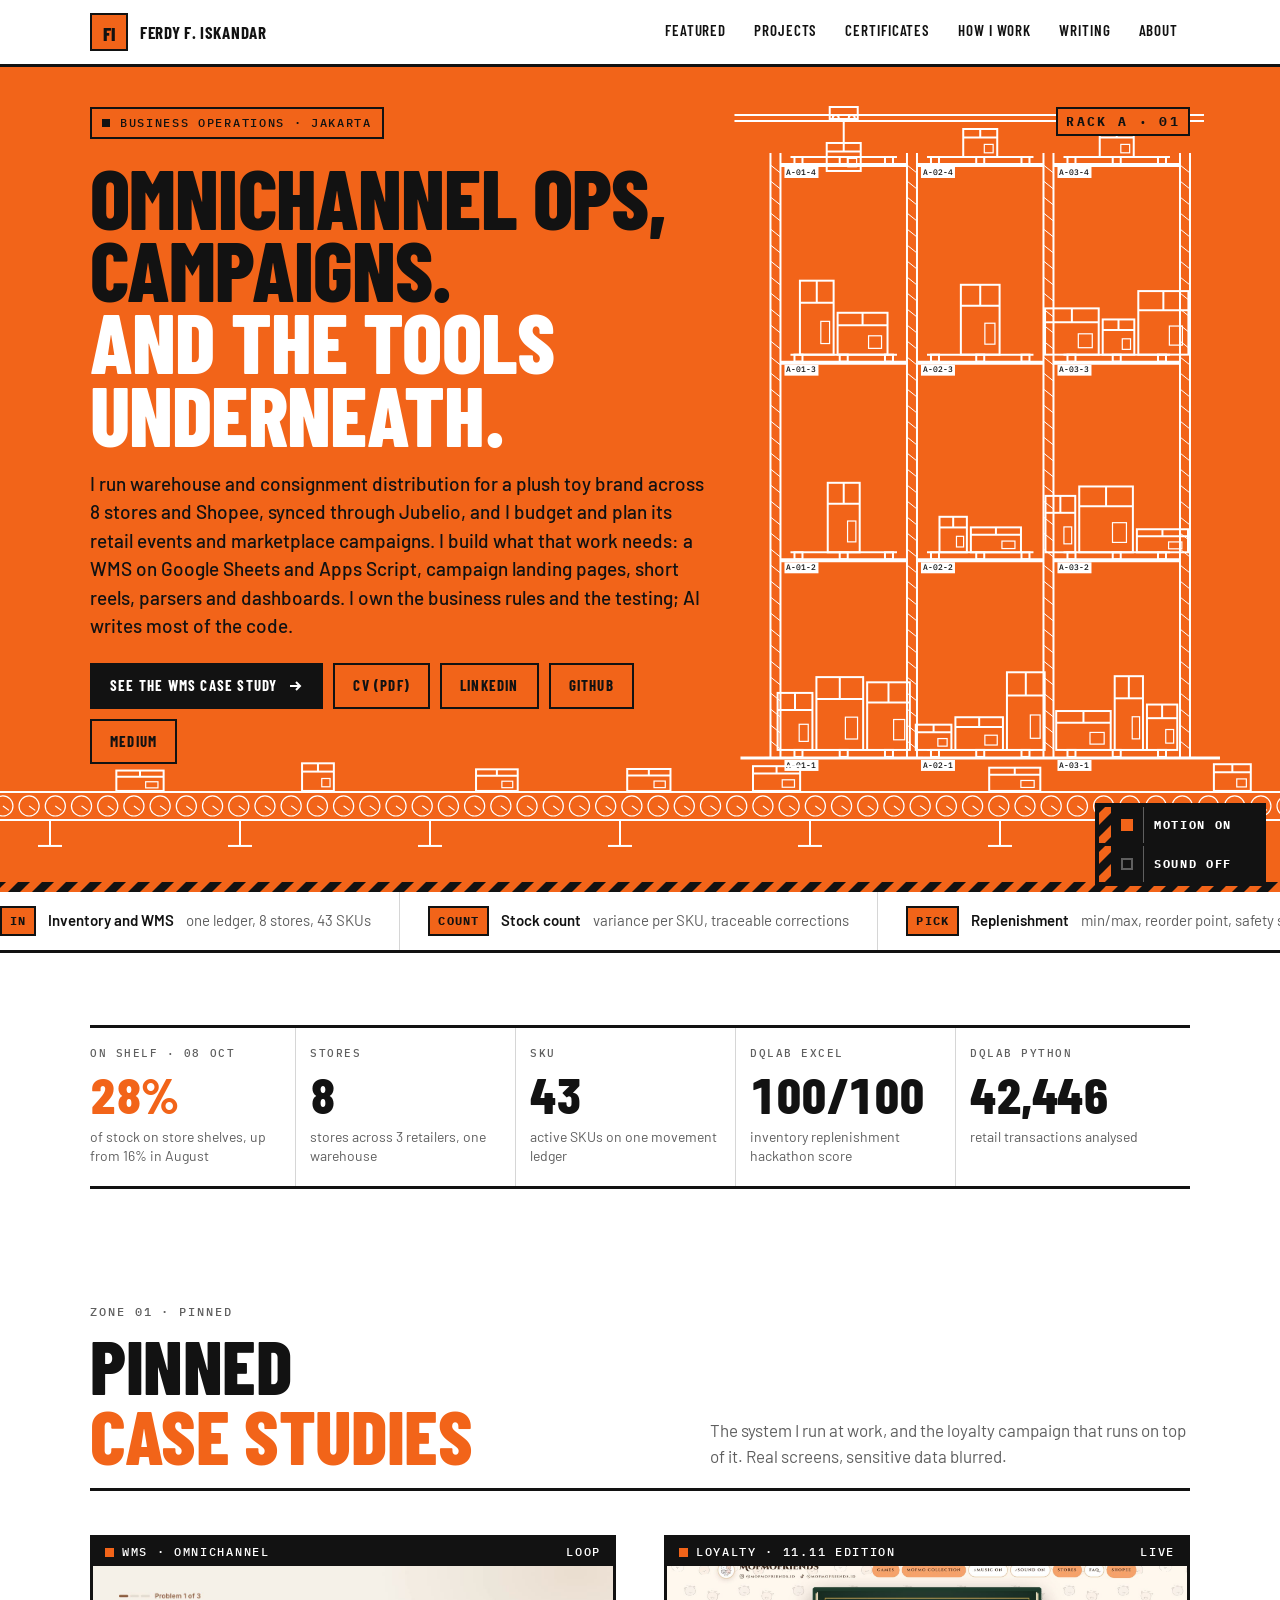
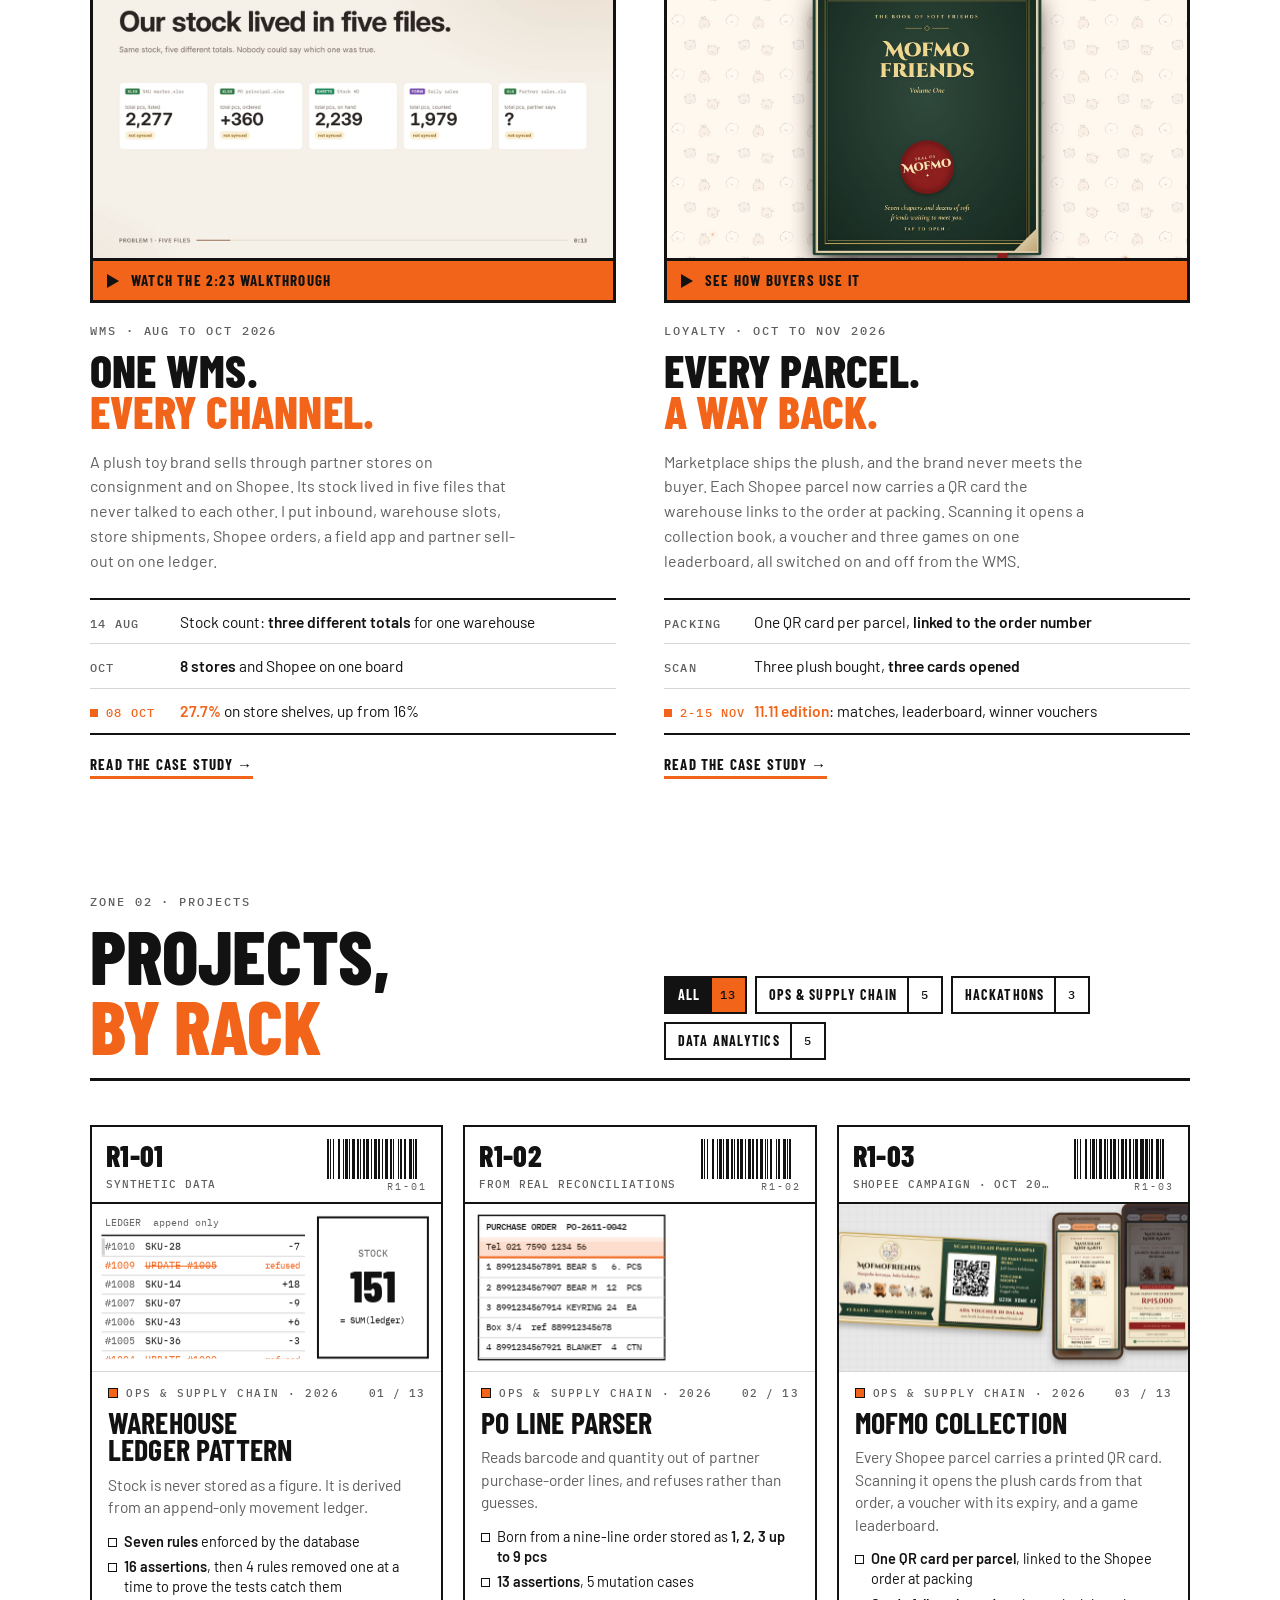
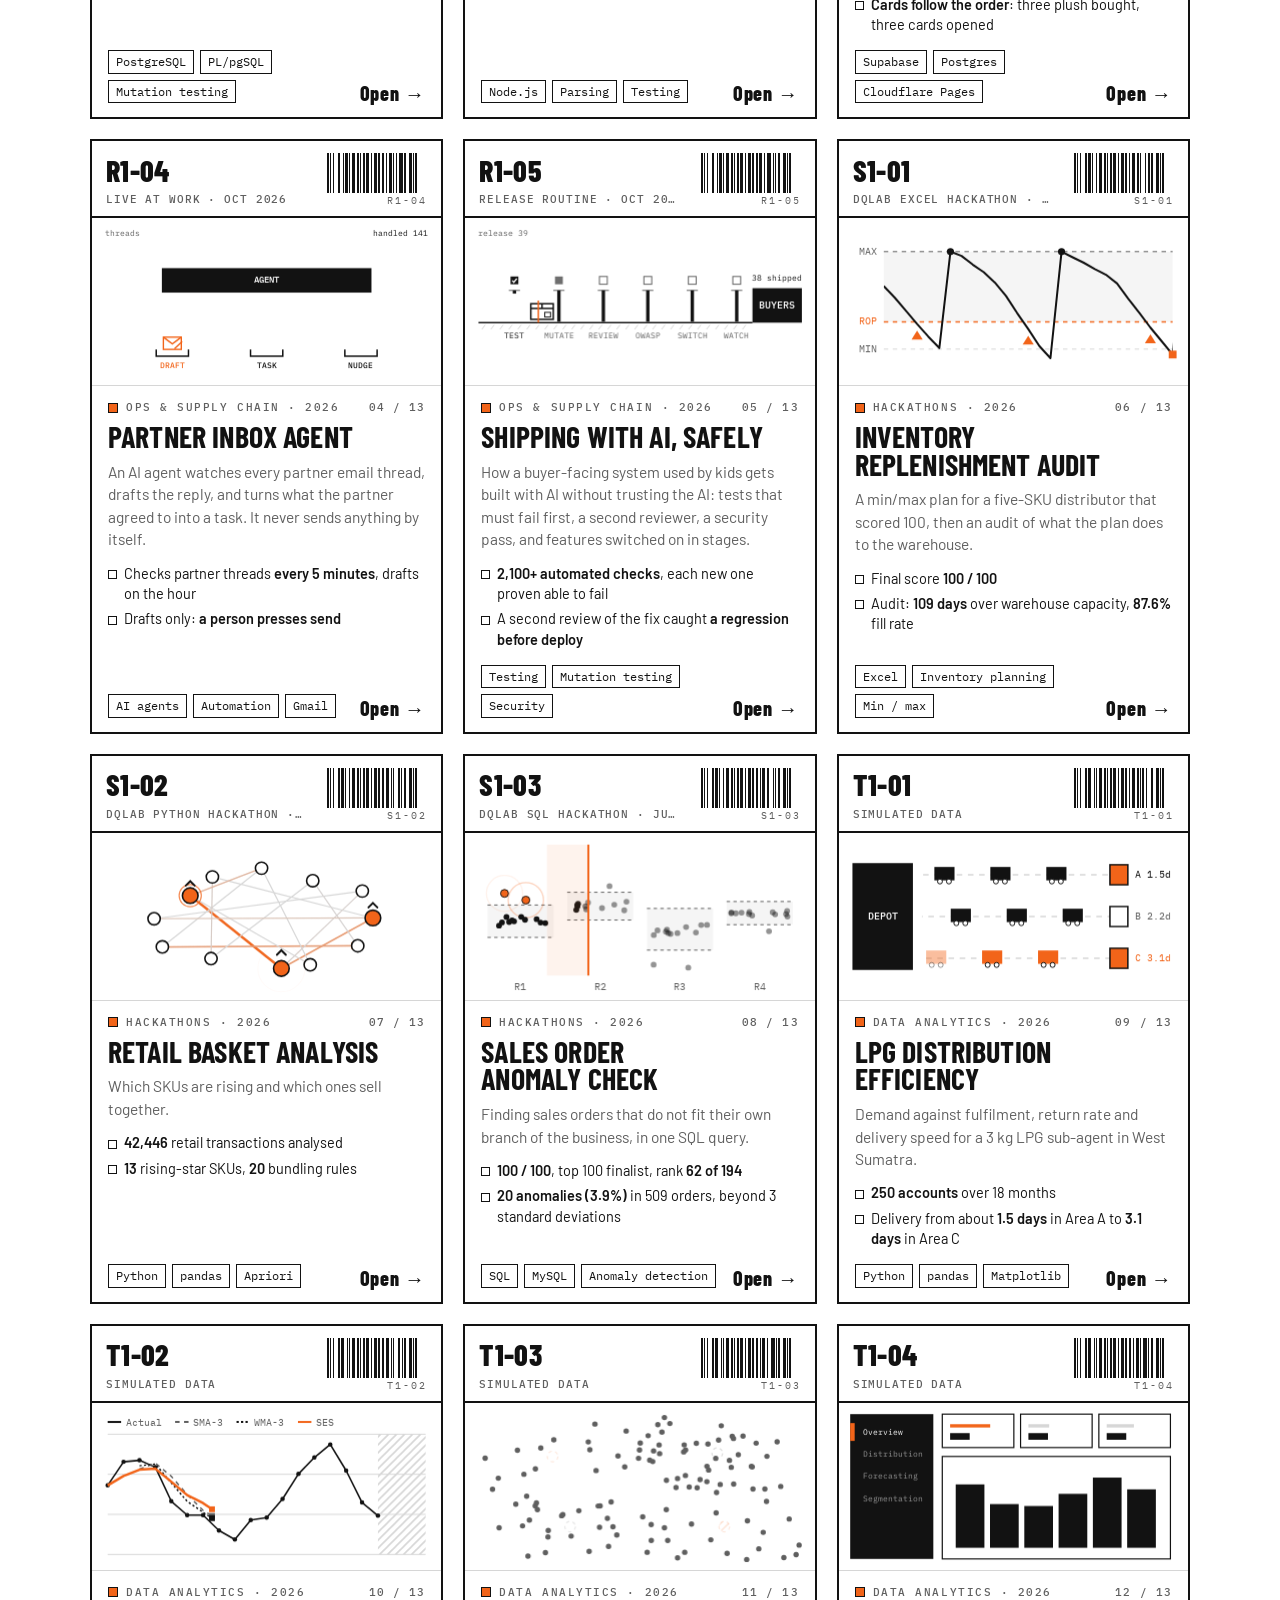
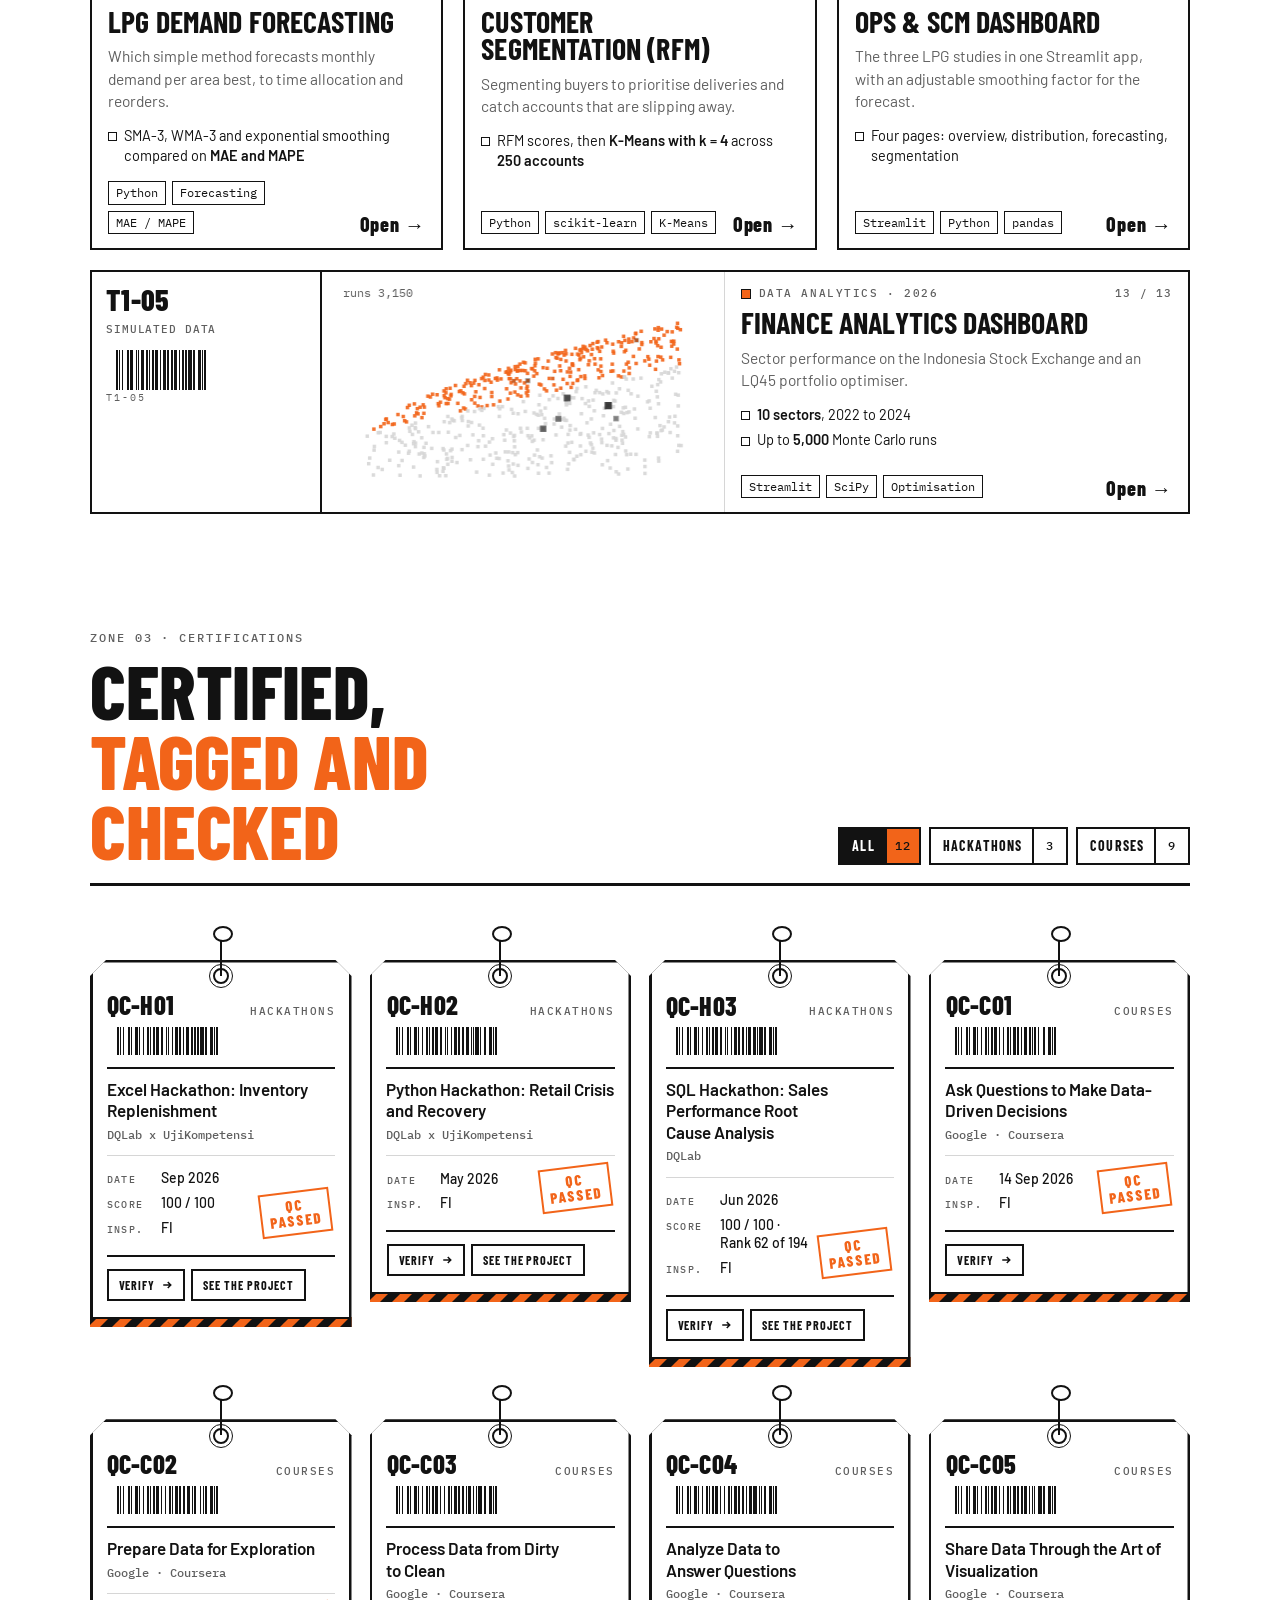
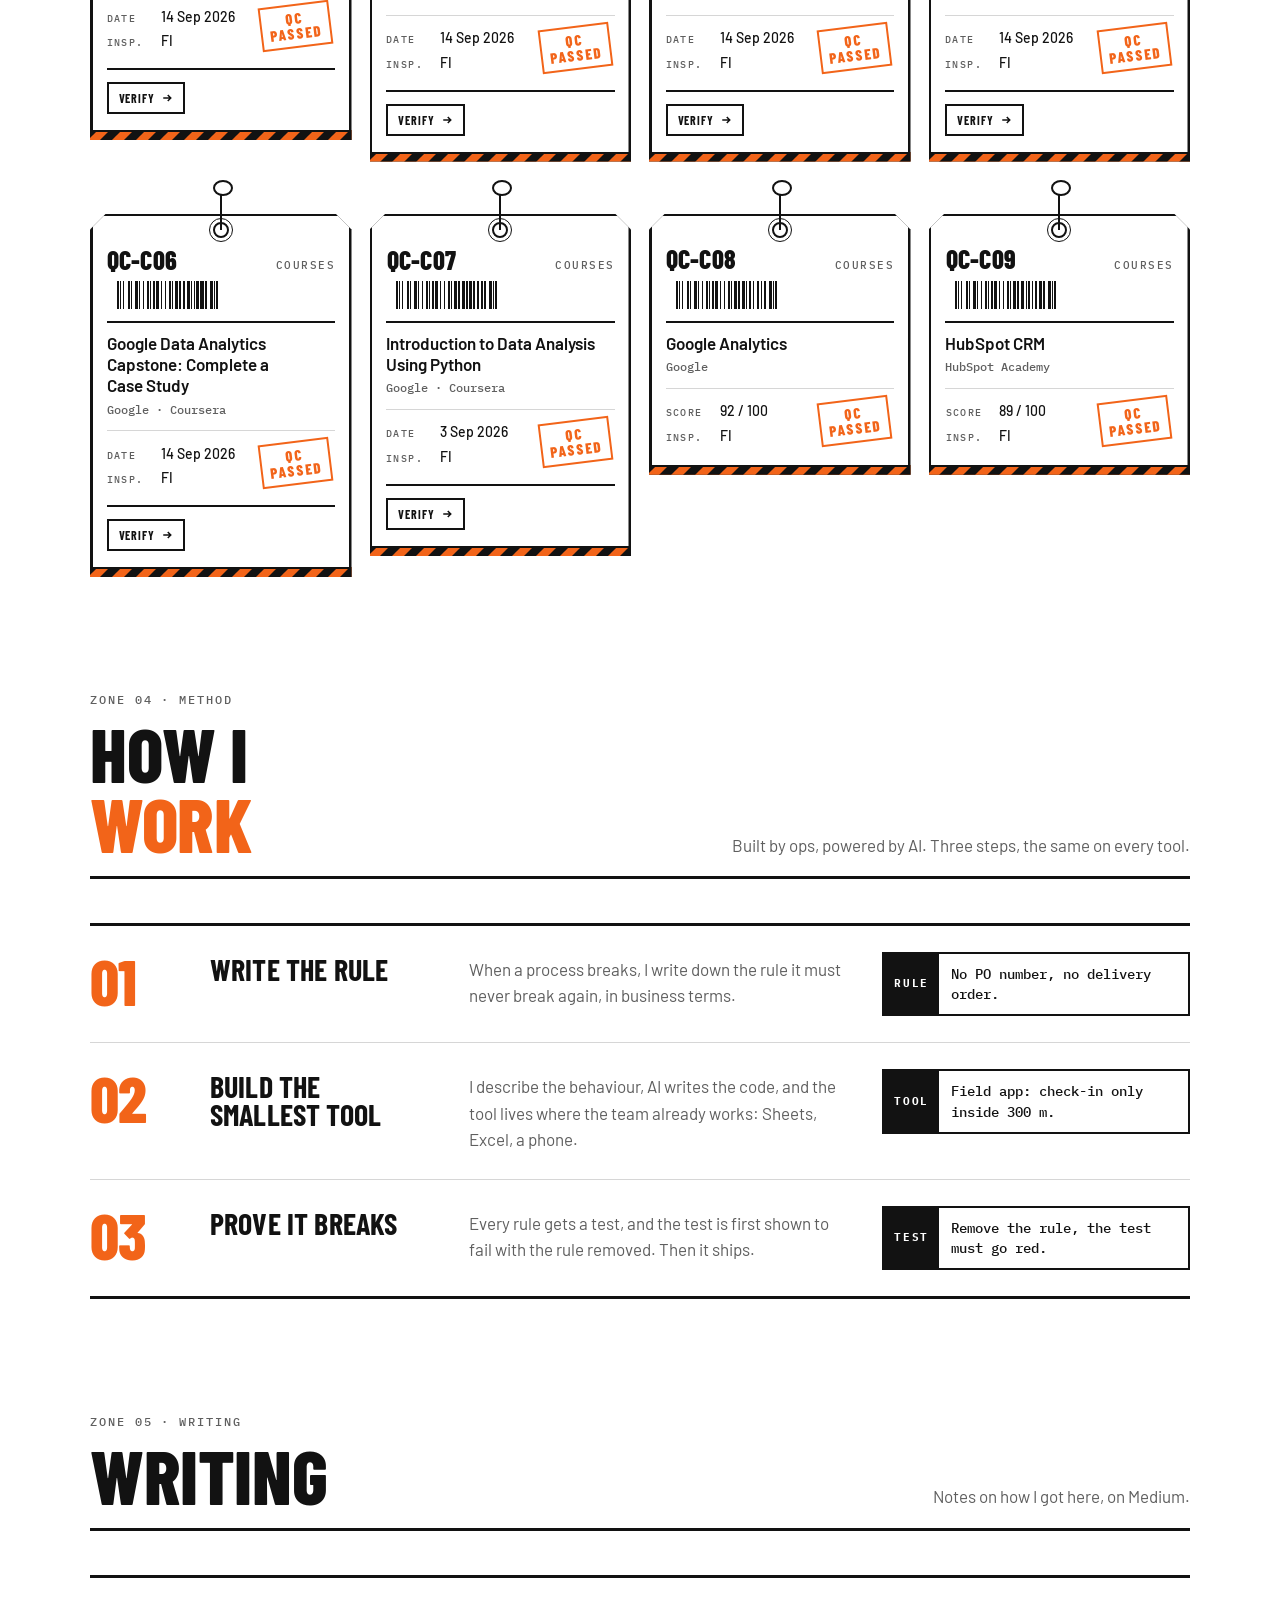
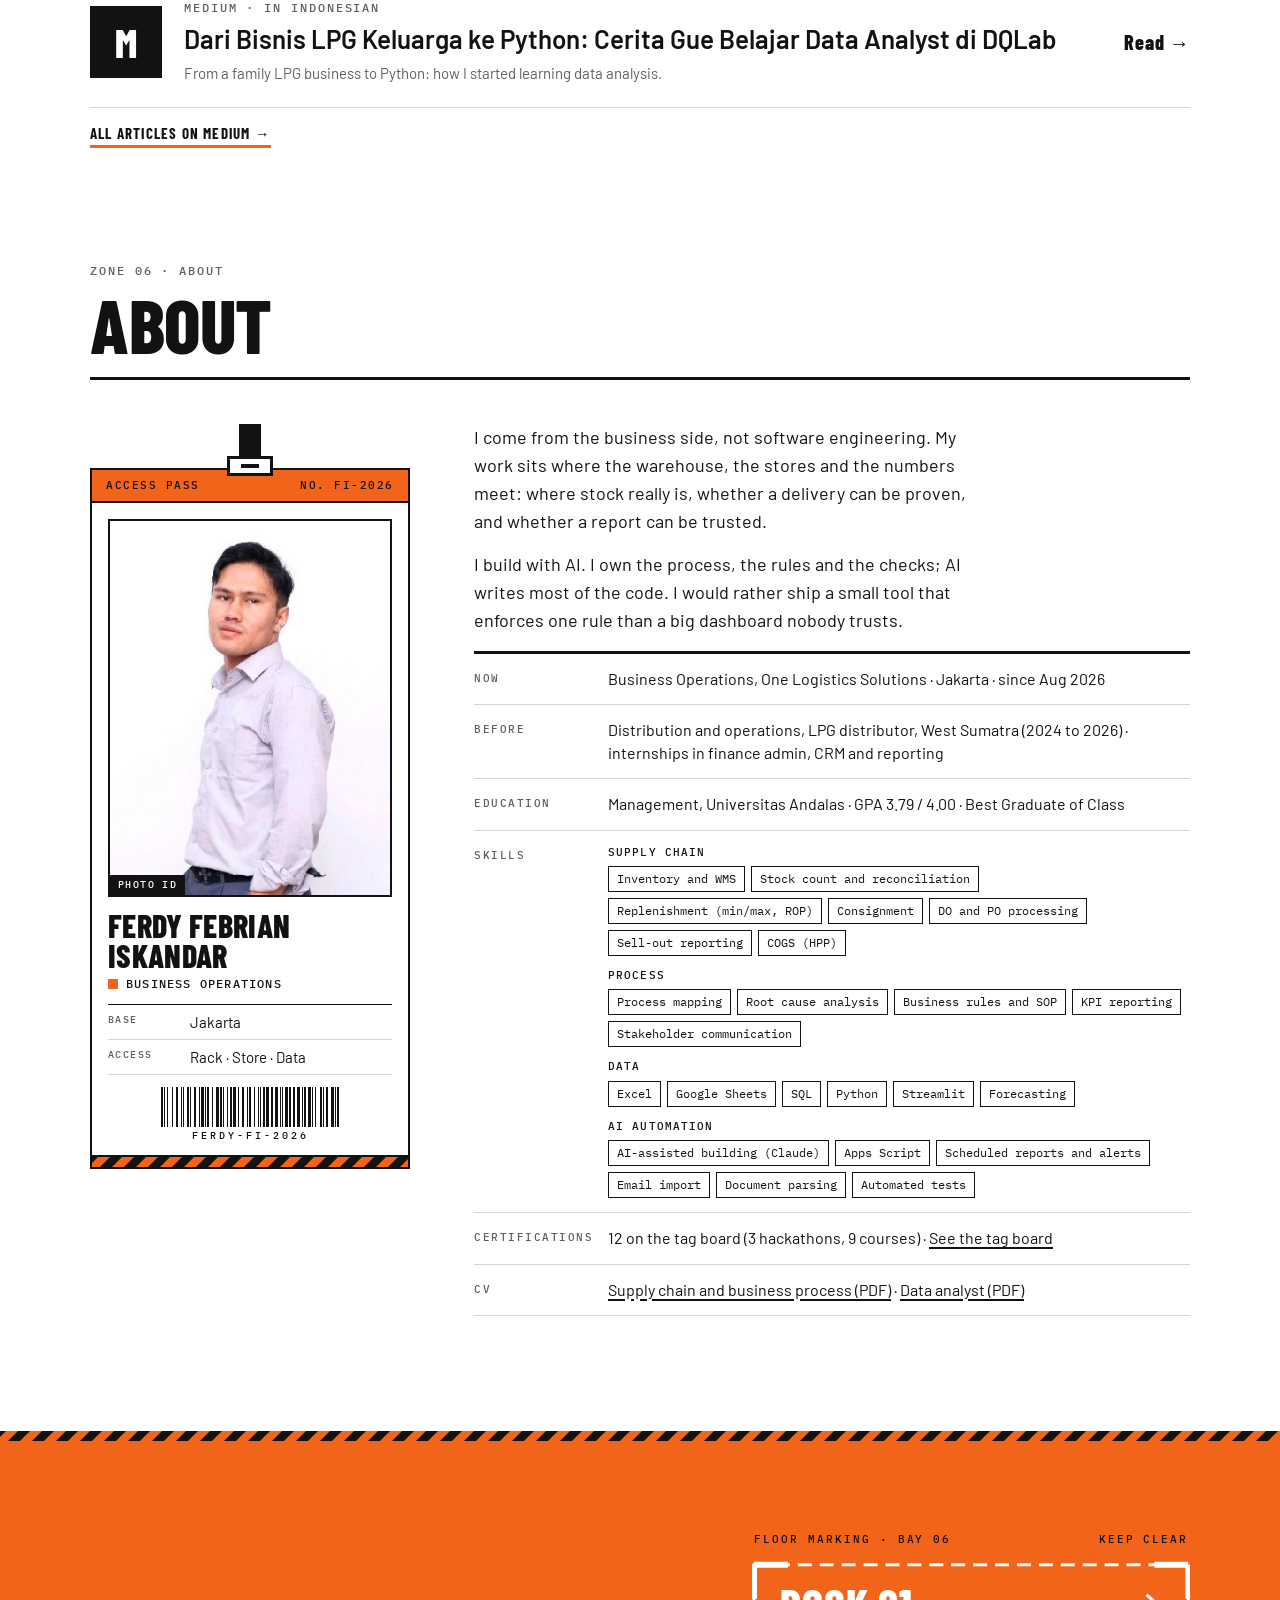
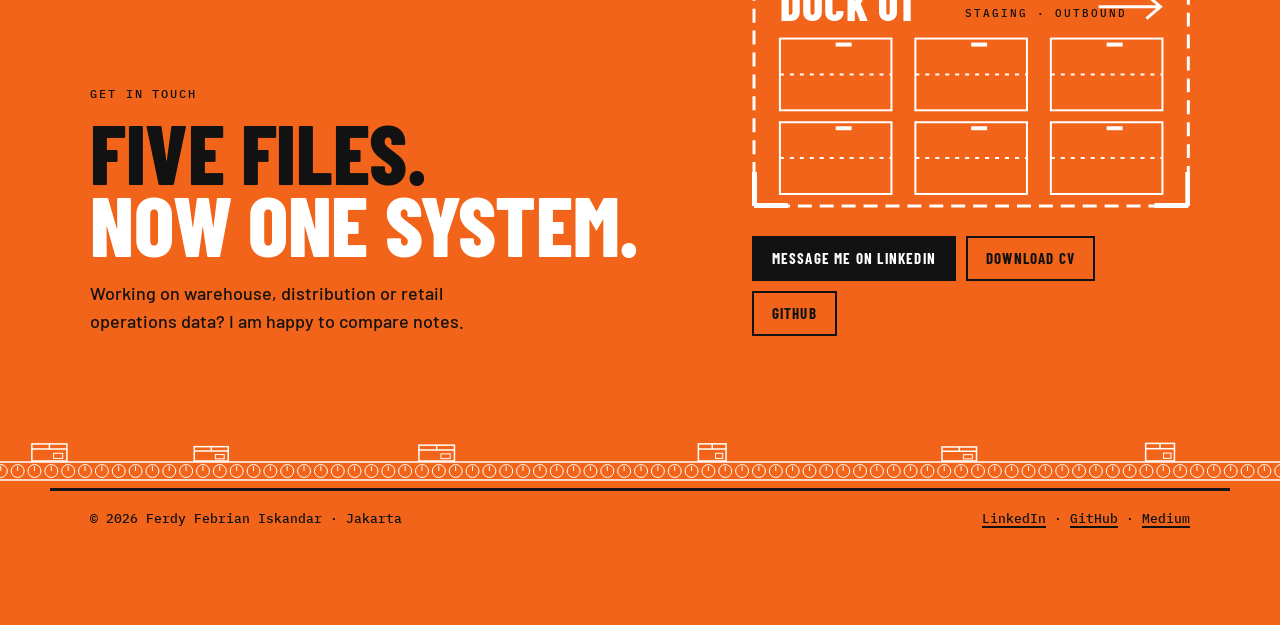
<file: index.html>
<!doctype html>
<html lang="en">
<head>
<meta charset="utf-8">
<meta name="viewport" content="width=device-width,initial-scale=1,viewport-fit=cover">
<title>Ferdy Febrian Iskandar · Omnichannel operations &amp; campaigns</title>
<meta name="description" content="Omnichannel operations and campaigns: warehouse, consignment distribution, Shopee synced through Jubelio, event budgets, landing pages and reels, plus the tools underneath. Projects by Ferdy Febrian Iskandar, Jakarta.">
<meta property="og:type" content="website">
<meta property="og:site_name" content="Ferdy Febrian Iskandar">
<meta property="og:url" content="https://ferdy-portfolio.pages.dev/">
<meta property="og:title" content="Ferdy Febrian Iskandar · Omnichannel operations &amp; campaigns">
<meta property="og:description" content="Omnichannel operations for a plush toy brand, its events and campaigns, and the tools underneath: a WMS, Jubelio sync, landing pages, reels and dashboards.">
<meta property="og:image" content="https://ferdy-portfolio.pages.dev/og-card.png">
<meta property="og:image:width" content="1200">
<meta property="og:image:height" content="630">
<meta property="og:image:alt" content="Ferdy Febrian Iskandar. Operations and systems. And the software underneath.">
<meta name="twitter:card" content="summary_large_image">
<meta name="twitter:title" content="Ferdy Febrian Iskandar · Omnichannel operations &amp; campaigns">
<meta name="twitter:description" content="Omnichannel operations for a plush toy brand, its events and campaigns, and the tools underneath: a WMS, Jubelio sync, landing pages, reels and dashboards.">
<meta name="twitter:image" content="https://ferdy-portfolio.pages.dev/og-card.png">
<meta name="theme-color" content="#F26419">
<link rel="icon" href="favicon.svg" type="image/svg+xml">
<link rel="icon" href="favicon-32.png" sizes="32x32" type="image/png">
<link rel="apple-touch-icon" href="apple-touch-icon.png">
<link rel="preconnect" href="https://fonts.googleapis.com">
<link rel="preconnect" href="https://fonts.gstatic.com" crossorigin>
<link rel="stylesheet" href="https://fonts.googleapis.com/css2?family=Barlow+Condensed:wght@600;700;800&family=Barlow:wght@400;500;600&family=IBM+Plex+Mono:wght@400;500&display=swap">
<link rel="stylesheet" href="site.css">
<script>document.documentElement.classList.add("js")</script>
</head>
<body>
<a class="skip" href="#featured">Skip to content</a>
<canvas id="floor" data-scene="floor" aria-hidden="true"></canvas>

<nav class="top" aria-label="Main">
  <div class="wrap">
    <a class="mark" href="#top" aria-label="Ferdy Febrian Iskandar, back to top"><i>FI</i><span>Ferdy F. Iskandar</span></a>
    <button class="menu" type="button" aria-expanded="false" aria-controls="navlinks">Menu</button>
    <ul id="navlinks">
      <li><a href="#featured">Featured</a></li>
      <li><a href="#projects">Projects</a></li>
      <li><a href="#certs">Certificates</a></li>
      <li><a href="#process">How I work</a></li>
      <li><a href="#writing">Writing</a></li>
      <li><a href="#about">About</a></li>
    </ul>
  </div>
</nav>

<main id="top">
  <header class="hero">
    <canvas data-scene="hero" aria-hidden="true"></canvas>
    <div class="wrap">
      <div class="copy">
        <span class="status"><i></i>Business operations · Jakarta</span>
        <h1><span class="l">Omnichannel ops,</span><span class="l">campaigns.</span><span class="l lt">And the tools</span><span class="l lt">underneath.</span></h1>
        <p>I run warehouse and consignment distribution for a plush toy brand across 8 stores and Shopee, synced through Jubelio, and I budget and plan its retail events and marketplace campaigns. I build what that work needs: a WMS on Google Sheets and Apps Script, campaign landing pages, short reels, parsers and dashboards. I own the business rules and the testing; AI writes most of the code.</p>
        <div class="cta">
          <a class="btn primary" href="wms.html">See the WMS case study <svg viewBox="0 0 16 16" fill="none" stroke="currentColor" stroke-width="2" aria-hidden="true"><path d="M3 8h10M9 4l4 4-4 4"/></svg></a>
          <a class="btn" href="cv/Ferdy_Febrian_Iskandar_CV_Supply_Chain.pdf" target="_blank" rel="noopener">CV (PDF)</a>
          <a class="btn" href="https://www.linkedin.com/in/ferdyfebrianiskandar">LinkedIn</a>
          <a class="btn" href="https://github.com/Ferdyfi24">GitHub</a>
          <a class="btn" href="https://medium.com/@iskandarferdy559">Medium</a>
        </div>
      </div>
      <div class="rackbox" role="img" aria-label="Line drawing of a pallet rack with cartons; a hoist lifts a carton down to a conveyor that runs along the bottom of the page"><span class="zone">RACK A · 01</span></div>
    </div>
  </header>
  <div class="hz" aria-hidden="true"></div>

  <div class="belt" aria-label="Skills: supply chain, process, data and AI automation">
    <div class="track">
      <div class="mv"><i>IN</i><b>Inventory and WMS</b>one ledger, 8 stores, 43 SKUs</div>
      <div class="mv"><i>COUNT</i><b>Stock count</b>variance per SKU, traceable corrections</div>
      <div class="mv"><i>PICK</i><b>Replenishment</b>min/max, reorder point, safety stock</div>
      <div class="mv"><i>SHIP</i><b>DO and PO</b>no delivery order without a PO</div>
      <div class="mv"><i>SELL</i><b>Sell-out reporting</b>3 partners, consignment COGS</div>
      <div class="mv"><i>MAP</i><b>Process mapping</b>root cause, business rules, SOP</div>
      <div class="mv"><i>DATA</i><b>Excel · SQL · Python</b>Sheets, pandas, Streamlit</div>
      <div class="mv"><i>AUTO</i><b>AI automation</b>scheduled reports, email import, document parsing</div>
      <div class="mv"><i>PROVE</i><b>Automated tests</b>every rule must fail when removed</div>
      <div class="mv"><i>AI</i><b>Claude</b>writes the code, I write the rules</div>
      <div class="mv" aria-hidden="true"><i>IN</i><b>Inventory and WMS</b>one ledger, 8 stores, 43 SKUs</div>
      <div class="mv" aria-hidden="true"><i>COUNT</i><b>Stock count</b>variance per SKU, traceable corrections</div>
      <div class="mv" aria-hidden="true"><i>PICK</i><b>Replenishment</b>min/max, reorder point, safety stock</div>
      <div class="mv" aria-hidden="true"><i>SHIP</i><b>DO and PO</b>no delivery order without a PO</div>
      <div class="mv" aria-hidden="true"><i>SELL</i><b>Sell-out reporting</b>3 partners, consignment COGS</div>
      <div class="mv" aria-hidden="true"><i>MAP</i><b>Process mapping</b>root cause, business rules, SOP</div>
      <div class="mv" aria-hidden="true"><i>DATA</i><b>Excel · SQL · Python</b>Sheets, pandas, Streamlit</div>
      <div class="mv" aria-hidden="true"><i>AUTO</i><b>AI automation</b>scheduled reports, email import, document parsing</div>
      <div class="mv" aria-hidden="true"><i>PROVE</i><b>Automated tests</b>every rule must fail when removed</div>
      <div class="mv" aria-hidden="true"><i>AI</i><b>Claude</b>writes the code, I write the rules</div>
    </div>
  </div>

  <div class="wrap">
    <div class="count rv" aria-label="Numbers">
      <div class="cnum"><span class="code">ON SHELF · 08 OCT</span><b class="up"><span data-to="28" data-from="16">28</span>%</b><small>of stock on store shelves, up from 16% in August</small></div>
      <div class="cnum"><span class="code">STORES</span><b data-to="8">8</b><small>stores across 3 retailers, one warehouse</small></div>
      <div class="cnum"><span class="code">SKU</span><b data-to="43">43</b><small>active SKUs on one movement ledger</small></div>
      <div class="cnum"><span class="code">DQLAB EXCEL</span><b><span data-to="100">100</span>/100</b><small>inventory replenishment hackathon score</small></div>
      <div class="cnum"><span class="code">DQLAB PYTHON</span><b data-to="42446" data-fmt="1">42,446</b><small>retail transactions analysed</small></div>
    </div>
  </div>

  <section id="featured" class="wrap">
    <div class="shead rv"><div><span class="eyebrow">Zone 01 · Pinned</span><h2>Pinned<br><span class="acc">case studies</span></h2></div><p>The system I run at work, and the loyalty campaign that runs on top of it. Real screens, sensitive data blurred.</p></div>
    <div class="pins">
    <a class="feat pin rv" href="wms.html">
      <div class="media">
        <div class="bar"><span><i></i>WMS · OMNICHANNEL</span><span>LOOP</span></div>
        <video autoplay muted loop playsinline preload="metadata" poster="hero-poster-3p.jpg" aria-label="Opening of the WMS walkthrough: five separate files merging into one ledger">
          <source src="hero-loop-3p.mp4" type="video/mp4">
          <img src="poster-3p.jpg" alt="Title frame of the WMS walkthrough: Three problems. One WMS." width="1920" height="1080" loading="lazy">
        </video>
        <span class="play"><i></i>Watch the 2:23 walkthrough</span>
      </div>
      <div class="body">
        <div class="eyebrow">WMS · Aug to Oct 2026</div>
        <h3>One WMS.<br><span class="acc">Every channel.</span></h3>
        <p>A plush toy brand sells through partner stores on consignment and on Shopee. Its stock lived in five files that never talked to each other. I put inbound, warehouse slots, store shipments, Shopee orders, a field app and partner sell-out on one ledger.</p>
        <ol class="tl">
          <li><time>14 AUG</time><span>Stock count: <b>three different totals</b> for one warehouse</span></li>
          <li><time>OCT</time><span><b>8 stores</b> and Shopee on one board</span></li>
          <li class="hot"><time>08 OCT</time><span><b>27.7%</b> on store shelves, up from 16%</span></li>
        </ol>
        <span class="more">Read the case study →</span>
      </div>
    </a>
    <a class="feat pin rv" href="project.html?p=mofmo-collection">
      <div class="media">
        <div class="bar"><span><i></i>LOYALTY · 11.11 EDITION</span><span>LIVE</span></div>
        <img src="mofmo-web-desktop.jpg" alt="Mofmo Collection on a laptop: the buyer's collection book with plush cards" width="1800" height="1125" loading="lazy">
        <span class="play"><i></i>See how buyers use it</span>
      </div>
      <div class="body">
        <div class="eyebrow">Loyalty · Oct to Nov 2026</div>
        <h3>Every parcel.<br><span class="acc">A way back.</span></h3>
        <p>Marketplace ships the plush, and the brand never meets the buyer. Each Shopee parcel now carries a QR card the warehouse links to the order at packing. Scanning it opens a collection book, a voucher and three games on one leaderboard, all switched on and off from the WMS.</p>
        <ol class="tl">
          <li><time>PACKING</time><span>One QR card per parcel, <b>linked to the order number</b></span></li>
          <li><time>SCAN</time><span>Three plush bought, <b>three cards opened</b></span></li>
          <li class="hot"><time>2-15 NOV</time><span><b>11.11 edition</b>: matches, leaderboard, winner vouchers</span></li>
        </ol>
        <span class="more">Read the case study →</span>
      </div>
    </a>
    </div>
  </section>

  <section id="projects" class="wrap">
    <div class="shead rv">
      <div><span class="eyebrow">Zone 02 · Projects</span><h2>Projects,<br><span class="acc">by rack</span></h2></div>
      <div class="filters" id="filters" role="group" aria-label="Filter projects"></div>
    </div>
    <div class="rack" id="rack" aria-live="polite">
      <noscript><div class="noscript-rack">The project rack is rendered from projects.json and needs JavaScript. The code lives at <a href="https://github.com/Ferdyfi24">github.com/Ferdyfi24</a>.</div></noscript>
    </div>
  </section>

  <section id="certs" class="wrap">
    <div class="shead rv">
      <div><span class="eyebrow">Zone 03 · Certifications</span><h2>Certified,<br><span class="acc">tagged and checked</span></h2></div>
      <div class="filters" id="cfilters" role="group" aria-label="Filter certificates"></div>
    </div>
    <div class="qcboard" id="certboard" aria-live="polite">
      <noscript><div class="noscript-rack">The tag board is rendered from certificates.json and needs JavaScript. The certificates are listed on <a href="https://www.linkedin.com/in/ferdyfebrianiskandar">LinkedIn</a>.</div></noscript>
    </div>
  </section>

  <section id="process" class="wrap">
    <div class="shead rv"><div><span class="eyebrow">Zone 04 · Method</span><h2>How I<br><span class="acc">work</span></h2></div><p>Built by ops, powered by AI. Three steps, the same on every tool.</p></div>
    <div class="pick">
      <div class="step rv"><div class="n">01</div><h3>Write the rule</h3><p>When a process breaks, I write down the rule it must never break again, in business terms.</p><div class="ex"><i>rule</i><span>No PO number, no delivery order.</span></div></div>
      <div class="step rv"><div class="n">02</div><h3>Build the smallest tool</h3><p>I describe the behaviour, AI writes the code, and the tool lives where the team already works: Sheets, Excel, a phone.</p><div class="ex"><i>tool</i><span>Field app: check-in only inside 300 m.</span></div></div>
      <div class="step rv"><div class="n">03</div><h3>Prove it breaks</h3><p>Every rule gets a test, and the test is first shown to fail with the rule removed. Then it ships.</p><div class="ex"><i>test</i><span>Remove the rule, the test must go red.</span></div></div>
    </div>
  </section>

  <section id="writing" class="wrap">
    <div class="shead rv"><div><span class="eyebrow">Zone 05 · Writing</span><h2>Writing</h2></div><p>Notes on how I got here, on Medium.</p></div>
    <a class="post rv" href="https://medium.com/@iskandarferdy559/dari-bisnis-lpg-keluarga-ke-python-cerita-gue-belajar-data-analyst-di-dqlab-e7cb30d461ce">
      <span class="pic" aria-hidden="true">M</span>
      <div><div class="eyebrow">Medium · in Indonesian</div><h3>Dari Bisnis LPG Keluarga ke Python: Cerita Gue Belajar Data Analyst di DQLab</h3><p>From a family LPG business to Python: how I started learning data analysis.</p></div>
      <span class="go">Read →</span>
    </a>
    <a class="allposts" href="https://medium.com/@iskandarferdy559">All articles on Medium →</a>
  </section>

  <!-- Experience: kept empty for now, to be filled from Ferdy's own list.
  <section id="experience" class="wrap">
    <div class="shead rv"><h2>Experience</h2></div>
    <ol class="tl">
      <li><time>YEAR TO YEAR</time><b>Role</b> · Company<br>One sentence on the work.</li>
    </ol>
  </section>
  -->

  <section id="about" class="wrap">
    <div class="shead rv"><div><span class="eyebrow">Zone 06 · About</span><h2>About</h2></div></div>
    <div class="about">
      <div class="idwrap rv">
        <figure class="idpass" aria-label="Access pass: Ferdy Febrian Iskandar, business operations, Jakarta">
          <span class="strap" aria-hidden="true"></span><span class="clip" aria-hidden="true"></span>
          <div class="bhead"><span>Access pass</span><span>No. FI-2026</span></div>
          <div class="bbody">
            <div class="bphoto"><img src="ferdy-id.jpg" alt="Portrait of Ferdy Febrian Iskandar" width="336" height="448" loading="lazy"><span>Photo ID</span></div>
            <div class="bname">Ferdy Febrian<br>Iskandar</div>
            <div class="brole">Business operations</div>
            <dl class="brows"><div><dt>Base</dt><dd>Jakarta</dd></div><div><dt>Access</dt><dd>Rack · Store · Data</dd></div></dl>
            <div class="bbc" data-barcode="FERDY-FI-2026" aria-hidden="true"></div>
            <div class="bbcl" aria-hidden="true">FERDY-FI-2026</div>
          </div>
          <div class="bfoot" aria-hidden="true"></div>
        </figure>
      </div>
      <div>
      <div class="rv">
        <p>I come from the business side, not software engineering. My work sits where the warehouse, the stores and the numbers meet: where stock really is, whether a delivery can be proven, and whether a report can be trusted.</p>
        <p>I build with AI. I own the process, the rules and the checks; AI writes most of the code. I would rather ship a small tool that enforces one rule than a big dashboard nobody trusts.</p>
      </div>
      <div class="facts rv">
        <div class="fact"><small>Now</small><div>Business Operations, One Logistics Solutions · Jakarta · since Aug 2026</div></div>
        <div class="fact"><small>Before</small><div>Distribution and operations, LPG distributor, West Sumatra (2024 to 2026) · internships in finance admin, CRM and reporting</div></div>
        <div class="fact"><small>Education</small><div>Management, Universitas Andalas · GPA 3.79 / 4.00 · Best Graduate of Class</div></div>
        <div class="fact"><small>Skills</small><div class="skills">
          <div class="skg"><b>Supply chain</b><div class="stack"><span>Inventory and WMS</span><span>Stock count and reconciliation</span><span>Replenishment (min/max, ROP)</span><span>Consignment</span><span>DO and PO processing</span><span>Sell-out reporting</span><span>COGS (HPP)</span></div></div>
          <div class="skg"><b>Process</b><div class="stack"><span>Process mapping</span><span>Root cause analysis</span><span>Business rules and SOP</span><span>KPI reporting</span><span>Stakeholder communication</span></div></div>
          <div class="skg"><b>Data</b><div class="stack"><span>Excel</span><span>Google Sheets</span><span>SQL</span><span>Python</span><span>Streamlit</span><span>Forecasting</span></div></div>
          <div class="skg"><b>AI automation</b><div class="stack"><span>AI-assisted building (Claude)</span><span>Apps Script</span><span>Scheduled reports and alerts</span><span>Email import</span><span>Document parsing</span><span>Automated tests</span></div></div>
        </div></div>
        <div class="fact"><small>Certifications</small><div><span id="certcount"></span><a href="#certs">See the tag board</a></div></div>
        <div class="fact"><small>CV</small><div><a href="cv/Ferdy_Febrian_Iskandar_CV_Supply_Chain.pdf" target="_blank" rel="noopener">Supply chain and business process (PDF)</a> · <a href="cv/Ferdy_Febrian_Iskandar_CV_Data_Analyst.pdf" target="_blank" rel="noopener">Data analyst (PDF)</a></div></div>
      </div>
      </div>
    </div>
  </section>

  <div class="hz" aria-hidden="true" style="margin-top:clamp(64px,9vw,120px)"></div>
  <section class="end" aria-labelledby="endh">
    <div class="wrap">
      <div>
        <div class="eyebrow">Get in touch</div>
        <h2 id="endh">Five files.<br><span class="lt">Now one system.</span></h2>
        <p>Working on warehouse, distribution or retail operations data? I am happy to compare notes.</p>
      </div>
      <div>
        <svg class="dock" viewBox="0 0 440 280" aria-hidden="true" focusable="false">
          <text x="2" y="14" font-size="11">FLOOR MARKING · BAY 06</text>
          <text x="438" y="14" font-size="11" text-anchor="end">KEEP CLEAR</text>
          <g fill="none" stroke="#FFFFFF" stroke-width="3">
            <rect x="2" y="36" width="436" height="242" stroke-dasharray="14 8"/>
            <path d="M2 36h34M2 36v34M438 36h-34M438 36v34M2 278v-34M2 278h34M438 278v-34M438 278h-34" stroke-width="6"/>
          </g>
          <g fill="none" stroke="#FFFFFF" stroke-width="2">
            <rect x="28" y="110" width="112" height="72"/><rect x="164" y="110" width="112" height="72"/><rect x="300" y="110" width="112" height="72"/>
            <rect x="28" y="194" width="112" height="72"/><rect x="164" y="194" width="112" height="72"/><rect x="300" y="194" width="112" height="72"/>
            <path d="M28 146h112M164 146h112M300 146h112M28 230h112M164 230h112M300 230h112" stroke-dasharray="4 6"/>
          </g>
          <g fill="#FFFFFF"><rect x="84" y="114" width="16" height="4"/><rect x="220" y="114" width="16" height="4"/><rect x="356" y="114" width="16" height="4"/><rect x="84" y="198" width="16" height="4"/><rect x="220" y="198" width="16" height="4"/><rect x="356" y="198" width="16" height="4"/></g>
          <text class="big" x="28" y="92" font-size="44">DOCK 01</text>
          <text x="214" y="88" font-size="11">STAGING · OUTBOUND</text>
          <path d="M348 78h62M396 66l14 12-14 12" fill="none" stroke="#FFFFFF" stroke-width="3"/>
        </svg>
        <div class="cta"><a class="btn primary" href="https://www.linkedin.com/in/ferdyfebrianiskandar">Message me on LinkedIn</a><a class="btn" href="cv/Ferdy_Febrian_Iskandar_CV_Supply_Chain.pdf" target="_blank" rel="noopener">Download CV</a><a class="btn" href="https://github.com/Ferdyfi24">GitHub</a></div>
      </div>
    </div>
  </section>
</main>

<footer>
  <canvas class="beltline" data-scene="belt" aria-hidden="true"></canvas>
  <div class="wrap"><span>© 2026 Ferdy Febrian Iskandar · Jakarta</span><span><a href="https://www.linkedin.com/in/ferdyfebrianiskandar">LinkedIn</a> · <a href="https://github.com/Ferdyfi24">GitHub</a> · <a href="https://medium.com/@iskandarferdy559">Medium</a></span></div>
</footer>

<div class="panel" role="group" aria-label="Site controls">
  <button class="sw" id="motion" type="button" aria-pressed="true" aria-label="Motion: animations are on. Press to stop them."><span class="st" aria-hidden="true"></span><span class="lamp" aria-hidden="true"><i></i></span><span class="txt">MOTION ON</span></button>
  <button class="sw" id="sound" type="button" aria-pressed="false" aria-label="Sound: UI sounds are off. Press to turn them on."><span class="st" aria-hidden="true"></span><span class="lamp" aria-hidden="true"><i></i></span><span class="txt">SOUND OFF</span></button>
</div>
<script src="sound.js"></script>
<script src="site.js"></script>
<script src="viz.js"></script>
</body>
</html>
</file>
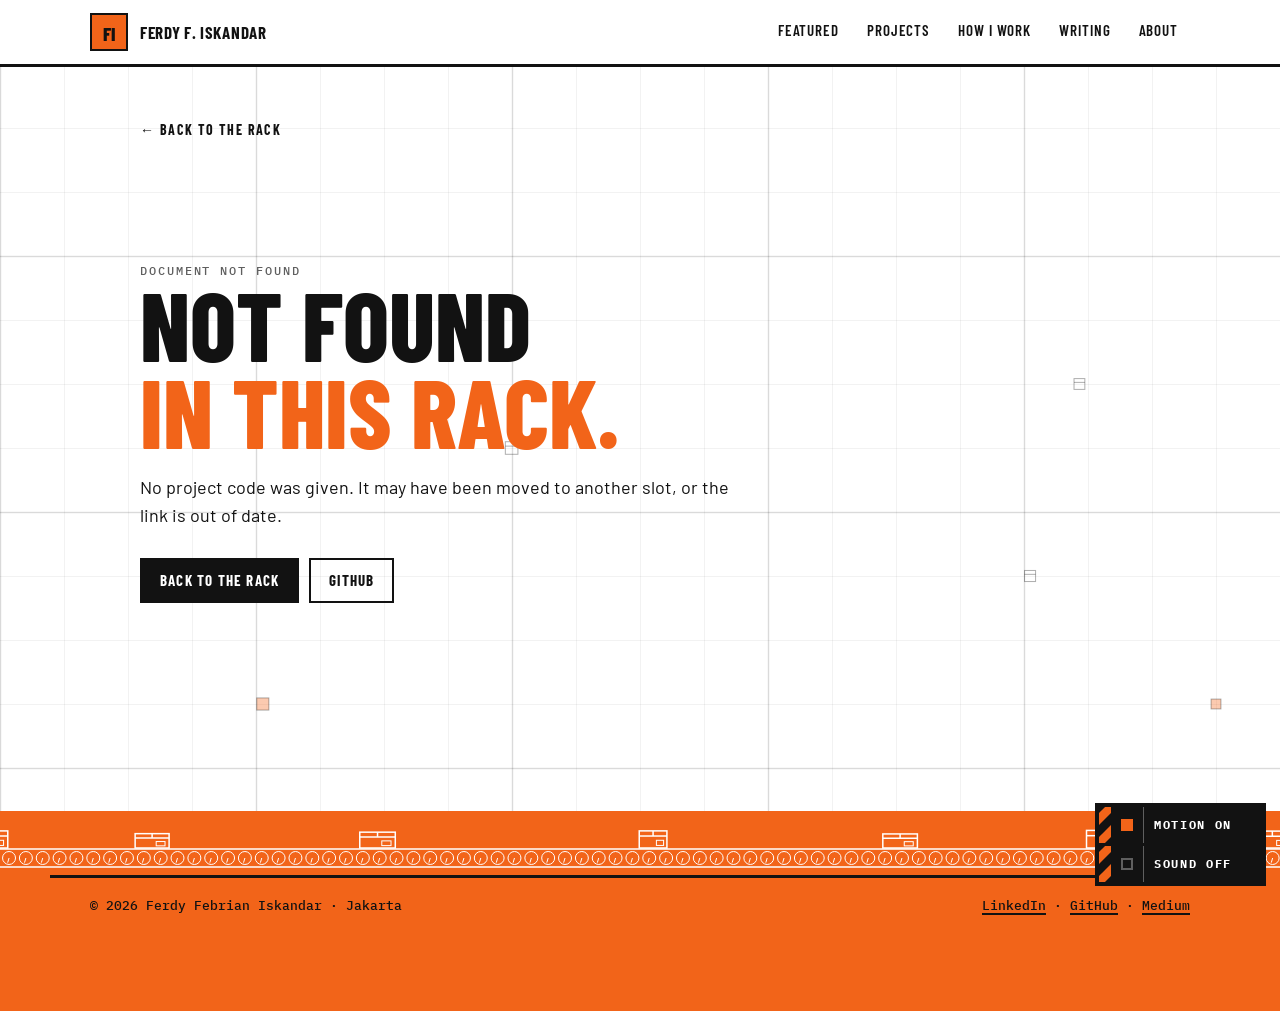
<file: project.html>
<!doctype html>
<html lang="en">
<head>
<meta charset="utf-8">
<meta name="viewport" content="width=device-width,initial-scale=1,viewport-fit=cover">
<title>Project · Ferdy Febrian Iskandar</title>
<meta name="description" content="A project by Ferdy Febrian Iskandar: operations, supply chain and data.">
<meta name="theme-color" content="#F26419">
<link rel="icon" href="favicon.svg" type="image/svg+xml">
<link rel="icon" href="favicon-32.png" sizes="32x32" type="image/png">
<link rel="apple-touch-icon" href="apple-touch-icon.png">
<meta property="og:type" content="article">
<meta property="og:site_name" content="Ferdy Febrian Iskandar">
<meta property="og:title" content="Project · Ferdy Febrian Iskandar">
<meta property="og:description" content="A project by Ferdy Febrian Iskandar: operations, supply chain and data.">
<meta property="og:url" content="https://ferdy-portfolio.pages.dev/project.html">
<meta property="og:image" content="https://ferdy-portfolio.pages.dev/og-card.png">
<meta property="og:image:width" content="1200">
<meta property="og:image:height" content="630">
<meta name="twitter:card" content="summary_large_image">
<link rel="preconnect" href="https://fonts.googleapis.com">
<link rel="preconnect" href="https://fonts.gstatic.com" crossorigin>
<link rel="stylesheet" href="https://fonts.googleapis.com/css2?family=Barlow+Condensed:wght@600;700;800&family=Barlow:wght@400;500;600&family=IBM+Plex+Mono:wght@400;500&display=swap">
<link rel="stylesheet" href="site.css">
<script>document.documentElement.classList.add("js")</script>
</head>
<body>
<a class="skip" href="#doc">Skip to content</a>
<canvas id="floor" data-scene="floor" aria-hidden="true"></canvas>

<nav class="top" aria-label="Main">
  <div class="wrap">
    <a class="mark" href="index.html" aria-label="Ferdy Febrian Iskandar, home"><i>FI</i><span>Ferdy F. Iskandar</span></a>
    <button class="menu" type="button" aria-expanded="false" aria-controls="navlinks">Menu</button>
    <ul id="navlinks">
      <li><a href="index.html#featured">Featured</a></li>
      <li><a href="index.html#projects">Projects</a></li>
      <li><a href="index.html#process">How I work</a></li>
      <li><a href="index.html#writing">Writing</a></li>
      <li><a href="index.html#about">About</a></li>
    </ul>
  </div>
</nav>

<main>
  <div class="doc" id="doc">
    <a class="back" href="index.html#projects">← Back to the rack</a>
    <div id="out" aria-live="polite">
      <noscript><div class="notfound"><h1>This document<br><span class="acc">needs JavaScript.</span></h1><p>Project pages are rendered from projects.json in the browser. The code for every project lives at <a href="https://github.com/Ferdyfi24">github.com/Ferdyfi24</a>.</p></div></noscript>
    </div>
  </div>
</main>

<footer style="margin-top:clamp(64px,9vw,112px)">
  <canvas class="beltline" data-scene="belt" aria-hidden="true"></canvas>
  <div class="wrap"><span>© 2026 Ferdy Febrian Iskandar · Jakarta</span><span><a href="https://www.linkedin.com/in/ferdyfebrianiskandar">LinkedIn</a> · <a href="https://github.com/Ferdyfi24">GitHub</a> · <a href="https://medium.com/@iskandarferdy559">Medium</a></span></div>
</footer>

<div class="panel" role="group" aria-label="Site controls">
  <button class="sw" id="motion" type="button" aria-pressed="true" aria-label="Motion: animations are on. Press to stop them."><span class="st" aria-hidden="true"></span><span class="lamp" aria-hidden="true"><i></i></span><span class="txt">MOTION ON</span></button>
  <button class="sw" id="sound" type="button" aria-pressed="false" aria-label="Sound: UI sounds are off. Press to turn them on."><span class="st" aria-hidden="true"></span><span class="lamp" aria-hidden="true"><i></i></span><span class="txt">SOUND OFF</span></button>
</div>
<script src="sound.js"></script>
<script src="site.js"></script>
<script src="viz.js"></script>
<script>
/* project.html: one template for every project. It reads ?p=<slug>, finds the project in projects.json and renders it
   as a warehouse document. Nothing on this page is hard-coded except the form furniture (headings of the form itself,
   signature box labels, prev/next). Every value comes from the JSON and is escaped; the only markup allowed is **bold**
   inside cardPoints.

   FIELD REFERENCE for one entry in projects.json "projects" (order in the array = order on the site and prev/next order)
   slug          string   unique, used in the URL: project.html?p=<slug>
   code          string   the document number, shown big on the card and in the barcode, e.g. "R1-01"
   rack          string   key into "racks" at the top of the file. An unknown key is shown as the key itself.
   kind          string   small label under the code, e.g. "Synthetic data" or "DQLab Excel Hackathon · Sep 2026"
   year          string   the document date, e.g. "2026"
   doc           string   which document the page looks like: count | po | picking | delivery | receipt. Unknown = receipt.
   title         string   first part of the big title (ink)
   titleAccent   string   second part of the big title (orange)
   short         string   short name, used on the card and in prev/next
   summary       string   one sentence on the card
   cardPoints    array    bullet strings for the card; **bold** allowed
   lede          string   opening paragraph on the page
   meta          array    [{label, value}] small form fields under the lede (three fit on one row)
   visual        string   sketch name: ledger po repl basket anom lpg fc rfm dash fin release inbox, or generic:
                          line bars network lanes scatter clusters dashboard document image. Unknown = a generic rack map.
   image         string   only with visual "image": a filename at the site root, e.g. "myshot.jpg"
   visualCaption string   caption under the sketch
   videos        array    optional [{file, poster, title, caption}] vertical (9:16) videos at the site root, shown side by side
                          under the sketch with play controls. Nothing autoplays and sound stays off until the visitor plays it.
   gallery       array    optional [{file, title, caption, shape:"wide"|"half"|"phone"}] screenshots at the site root, shown after the
                          reels. "wide" spans the row, "half" takes half a row, "phone" a third. Each opens full size in a new tab.
   numbers       array    [{value:number, prefix:"", suffix:"%", comma:true|false, label}] count up on screen
   problem       object   {title, text}
   approach      object   {title, text}
   result        object   {title, text}
   detailTitle   string   heading of the details section (ink)
   detailAccent  string   second line of that heading (orange)
   details       array    blocks, each with "type":
                          code     {text}                       shown preformatted
                          table    {columns:[a,b], rows:[[key, first, second], ...]}
                          cards    {items:[{title, text, fix?}]}
                          bars     {items:[{label, value, suffix}]}   value = percent of full width
                          callout  {title, text}
                          an unknown type is skipped
   tags          array    strings
   link          object   {label, url} or null for no button
   note          string   small print at the bottom */
(function () {
  var S = window.Site, out = document.getElementById("out");
  var DOCS = { count: "Stock Count Sheet", po: "Purchase Order", picking: "Picking List", delivery: "Delivery Note", receipt: "Goods Receipt" };
  var QTY = { count: "Counted", po: "Qty ordered", picking: "Qty to pick", delivery: "Qty shipped", receipt: "Qty received" };
  function q(name) { var m = new RegExp("[?&]" + name + "=([^&]*)").exec(location.search); return m ? decodeURIComponent(m[1].replace(/\+/g, " ")) : ""; }
  function esc(s) { return S.esc(s); }
  function pad2(i) { return (i < 9 ? "0" : "") + (i + 1); }
  function notFound(slug) {
    document.title = "Not found in this rack · Ferdy Febrian Iskandar";
    out.innerHTML = '<div class="notfound"><span class="eyebrow">Document not found</span><h1>Not found<br><span class="acc">in this rack.</span></h1>' +
      '<p>' + (slug ? 'There is no project with the code "' + esc(slug) + '".' : 'No project code was given.') + ' It may have been moved to another slot, or the link is out of date.</p>' +
      '<div class="cta"><a class="btn primary" href="index.html#projects">Back to the rack</a><a class="btn" href="https://github.com/Ferdyfi24">GitHub</a></div></div>';
  }
  function block(b, doc) {
    if (!b || typeof b !== "object") return "";
    var pick = doc === "picking", h = "";
    if (b.type === "code") return '<pre class="code">' + esc(b.text) + '</pre>';
    if (b.type === "table") {
      var cols = b.columns || [];
      h = '<table class="tb"><thead><tr>' + (pick ? '<th scope="col" class="ck"><span class="box" aria-hidden="true"></span></th>' : "") + '<th scope="col">Ref</th><th scope="col">' + esc(cols[0] || "") + '</th><th scope="col">' + esc(cols[1] || "") + '</th></tr></thead><tbody>';
      (b.rows || []).forEach(function (r) { r = r || []; h += "<tr>" + (pick ? '<td class="ck"><span class="box" aria-hidden="true"></span></td>' : "") + '<td class="k">' + esc(r[0]) + '</td><td>' + esc(r[1]) + '</td><td>' + esc(r[2]) + '</td></tr>'; });
      return h + "</tbody></table>";
    }
    if (b.type === "cards") {
      h = '<div class="cards">';
      (b.items || []).forEach(function (it) { it = it || {}; h += '<div class="card"><h3>' + (pick ? '<span class="box" aria-hidden="true"></span>' : "") + '<span>' + esc(it.title) + '</span></h3><p>' + esc(it.text) + '</p>' + (it.fix ? '<div class="fix"><span>' + esc(it.fix) + '</span></div>' : "") + '</div>'; });
      return h + "</div>";
    }
    if (b.type === "bars") {
      h = '<div class="gauges">';
      (b.items || []).forEach(function (it) { it = it || {}; var v = Math.max(0, Math.min(100, +it.value || 0)); h += '<div class="gauge"><div class="lbl">' + esc(it.label) + '</div><div class="tr" role="img" aria-label="' + v + esc(it.suffix || "") + '"><i data-w="' + (v / 100) + '"></i></div><div class="v">' + v + esc(it.suffix || "") + '</div></div>'; });
      return h + "</div>";
    }
    if (b.type === "callout") return '<div class="callout"><b>' + esc(b.title) + '</b>' + esc(b.text) + '</div>';
    return "";
  }
  function render(data, p, i, all) {
    var doc = DOCS[p.doc] ? p.doc : "receipt", pick = doc === "picking", rackName = S.rackName(data, p.rack);
    document.body.className = "doc-" + doc;
    document.title = (p.short || p.title || "Project") + " · Ferdy Febrian Iskandar";
    var md = document.querySelector('meta[name="description"]'); if (md) md.setAttribute("content", p.lede || p.summary || "");
    var h = '<article class="form rv">';
    h += '<header class="dhead"><div><div class="dt">' + (doc === "receipt" ? '<span class="stamp" aria-hidden="true">Received</span>' : "") + esc(DOCS[doc]) + '</div>' +
      '<div class="dsub"><span>No. <b>' + esc(p.code) + '</b></span><span>Date <b>' + esc(p.year) + '</b></span><span>' + (pick ? "Wave" : "Rack") + ' <b>' + esc(rackName) + '</b></span><span>Ref <b>' + esc(p.slug) + '</b></span></div></div>' +
      '<div class="bc">' + S.barcode(p.code, 54) + '<small>' + esc(p.code) + '</small></div></header>';
    if (doc === "delivery") h += '<div class="hz" aria-hidden="true"></div>';
    h += '<div class="copies" aria-hidden="true"><span class="on">Original</span><span>File copy</span><span>Page 1 / 1</span></div>';
    h += '<div class="dbody">';
    h += '<span class="eyebrow">' + esc(p.kind) + '</span><h1>' + esc(p.title) + ' <span class="acc">' + esc(p.titleAccent) + '</span></h1>';
    if (p.lede) h += '<p class="lede">' + esc(p.lede) + '</p>';
    if (p.meta && p.meta.length) { h += '<div class="meta">'; p.meta.forEach(function (m) { m = m || {}; h += '<div><small>' + esc(m.label) + '</small><span>' + esc(m.value) + '</span></div>'; }); h += '</div>'; }
    h += '<figure class="fig"><canvas data-viz="' + esc(p.visual || "") + '"' + (p.image ? ' data-image="' + esc(p.image) + '"' : "") + ' aria-hidden="true"></canvas><figcaption><span>Fig. 01 · ' + esc(p.visual || "generic") + '</span>' + esc(p.visualCaption || "") + '</figcaption></figure>';
    if (p.videos && p.videos.length) {
      h += '<div class="reels">';
      p.videos.forEach(function (v, k) {
        v = v || {}; if (!v.file) return;
        h += '<figure class="reel"><video controls playsinline preload="none"' + (v.poster ? ' poster="' + esc(v.poster) + '"' : "") + ' aria-label="' + esc(v.title || "Video") + '"><source src="' + esc(v.file) + '" type="video/mp4"></video>' +
          '<figcaption><span>Fig. ' + pad2(k + 1) + ' · reel</span><b>' + esc(v.title) + '</b>' + (v.caption ? '<small>' + esc(v.caption) + '</small>' : "") + '</figcaption></figure>';
      });
      h += '</div>';
    }
    if (p.gallery && p.gallery.length) {
      var nFig = 1 + ((p.videos && p.videos.length) || 0);
      h += '<div class="shots">';
      p.gallery.forEach(function (g) {
        g = g || {}; if (!g.file) return;
        var shape = g.shape === "wide" || g.shape === "phone" ? g.shape : "half";
        h += '<figure class="shot shot-' + shape + '"><a href="' + esc(g.file) + '" target="_blank" rel="noopener"><img src="' + esc(g.file) + '" alt="' + esc(g.title || "Screenshot") + '" loading="lazy" decoding="async"></a>' +
          '<figcaption><span>Fig. ' + pad2(nFig++) + ' · screen</span><b>' + esc(g.title) + '</b>' + (g.caption ? '<small>' + esc(g.caption) + '</small>' : "") + '</figcaption></figure>';
      });
      h += '</div>';
    }
    if (p.numbers && p.numbers.length) {
      h += '<div class="nums" aria-label="Numbers">';
      p.numbers.forEach(function (n, k) {
        n = n || {}; var v = +n.value || 0;
        h += '<div class="num"><div class="nh">' + esc(QTY[doc]) + ' · ' + pad2(k) + '</div><b>' + esc(n.prefix || "") + '<span data-to="' + v + '"' + (n.comma ? ' data-fmt="1"' : "") + '>' + S.fmt(v, !!n.comma, S.decimals(v)) + '</span>' + (n.suffix ? '<span class="sfx">' + esc(n.suffix) + '</span>' : "") + '</b><span>' + esc(n.label) + '</span>' + (doc === "count" ? '<div class="sys">System<i></i></div>' : "") + '</div>';
      });
      h += '</div>';
    }
    h += '<div class="lines">';
    [["Problem", p.problem], ["Approach", p.approach], ["Result", p.result]].forEach(function (s, k) {
      var o = s[1] || {};
      h += '<div class="line"><div class="ln"><b>' + pad2(k) + '</b><small>' + s[0] + '</small></div><div>' + (pick ? '<span class="box" aria-hidden="true" style="margin-right:10px"></span>' : "") + '<h3 style="display:inline">' + esc(o.title) + '</h3><p>' + esc(o.text) + '</p></div></div>';
    });
    h += '</div>';
    if (p.details && p.details.length) {
      var blocks = p.details.map(function (b) { return block(b, doc); }).join("");
      if (blocks) h += '<section class="dsec"><h2>' + esc(p.detailTitle) + ' <span class="acc">' + esc(p.detailAccent) + '</span></h2><div class="blocks">' + blocks + '</div></section>';
    }
    h += '<div id="certslot"></div>';
    h += '<div class="dfoot"><div>' + (p.tags && p.tags.length ? '<div class="tags">' + p.tags.map(function (t) { return "<span>" + esc(t) + "</span>"; }).join("") + '</div>' : "") + (p.note ? '<p class="note">' + esc(p.note) + '</p>' : "") + '</div>' +
      (p.link && p.link.url ? '<a class="btn primary" href="' + esc(p.link.url) + '">' + esc(p.link.label || "Open") + ' <svg viewBox="0 0 16 16" fill="none" stroke="currentColor" stroke-width="2" aria-hidden="true"><path d="M3 8h10M9 4l4 4-4 4"/></svg></a>' : "") + '</div>';
    h += '<div class="sigs"><div class="sig"><small>Prepared by</small><span>Ferdy F. Iskandar</span></div><div class="sig"><small>Checked by</small><span></span></div>' + (doc === "delivery" ? '<div class="sig"><small>Received by</small><span></span></div>' : "") + '</div>';
    h += '</div>';
    var prev = all[(i - 1 + all.length) % all.length], next = all[(i + 1) % all.length];
    h += '<nav class="pn" aria-label="Other documents"><a href="project.html?p=' + encodeURIComponent(prev.slug) + '"><small>Previous · ' + esc(prev.code) + '</small><b>' + esc(prev.short || prev.title) + '</b><em>' + esc(S.rackName(data, prev.rack)) + '</em></a>' +
      '<a href="project.html?p=' + encodeURIComponent(next.slug) + '"><small>Next · ' + esc(next.code) + '</small><b>' + esc(next.short || next.title) + '</b><em>' + esc(S.rackName(data, next.rack)) + '</em></a></nav>';
    h += '</article>';
    out.innerHTML = h;
    S.reveal(out); S.countUp(out);
    if (window.Viz) window.Viz.scan();
    if (window.Sound) window.Sound.stamp();
    /* the certificate that came out of this project, if certificates.json links one to it */
    if (S.certificates && S.certTag) S.certificates().then(function (cd) {
      var c = (cd.certificates || []).filter(function (x) { return x && x.project === p.slug; }), slot = document.getElementById("certslot");
      if (!c.length || !slot) return;
      slot.innerHTML = '<section class="dsec"><h2>Certificate <span class="acc">on file</span></h2><div class="qcboard one">' + c.map(function (x) { return S.certTag(x, cd, { hideProject: true }); }).join("") + '</div></section>';
    }).catch(function () { });
    var bars = [].slice.call(out.querySelectorAll(".gauge .tr i"));
    if (S.isStill() || window.matchMedia("(prefers-reduced-motion: reduce)").matches) bars.forEach(function (b) { b.style.transition = "none"; b.style.setProperty("--w", b.getAttribute("data-w")); });
    else requestAnimationFrame(function () { requestAnimationFrame(function () { bars.forEach(function (b) { b.style.setProperty("--w", b.getAttribute("data-w")); }); }); });
  }
  /* old slugs that were renamed, so links already shared keep working */
  var MOVED = { procurement: "order-anomaly" };
  var slug = q("p");
  if (MOVED[slug]) { slug = MOVED[slug]; try { history.replaceState(null, "", "project.html?p=" + encodeURIComponent(slug)); } catch (e) { } }
  S.projects().then(function (data) {
    var all = data.projects || [], i = -1;
    for (var k = 0; k < all.length; k++) if (all[k] && all[k].slug === slug) { i = k; break; }
    if (i < 0) { notFound(slug); return; }
    render(data, all[i], i, all);
  }).catch(function () { notFound(slug); });
})();
</script>
</body>
</html>
</file>
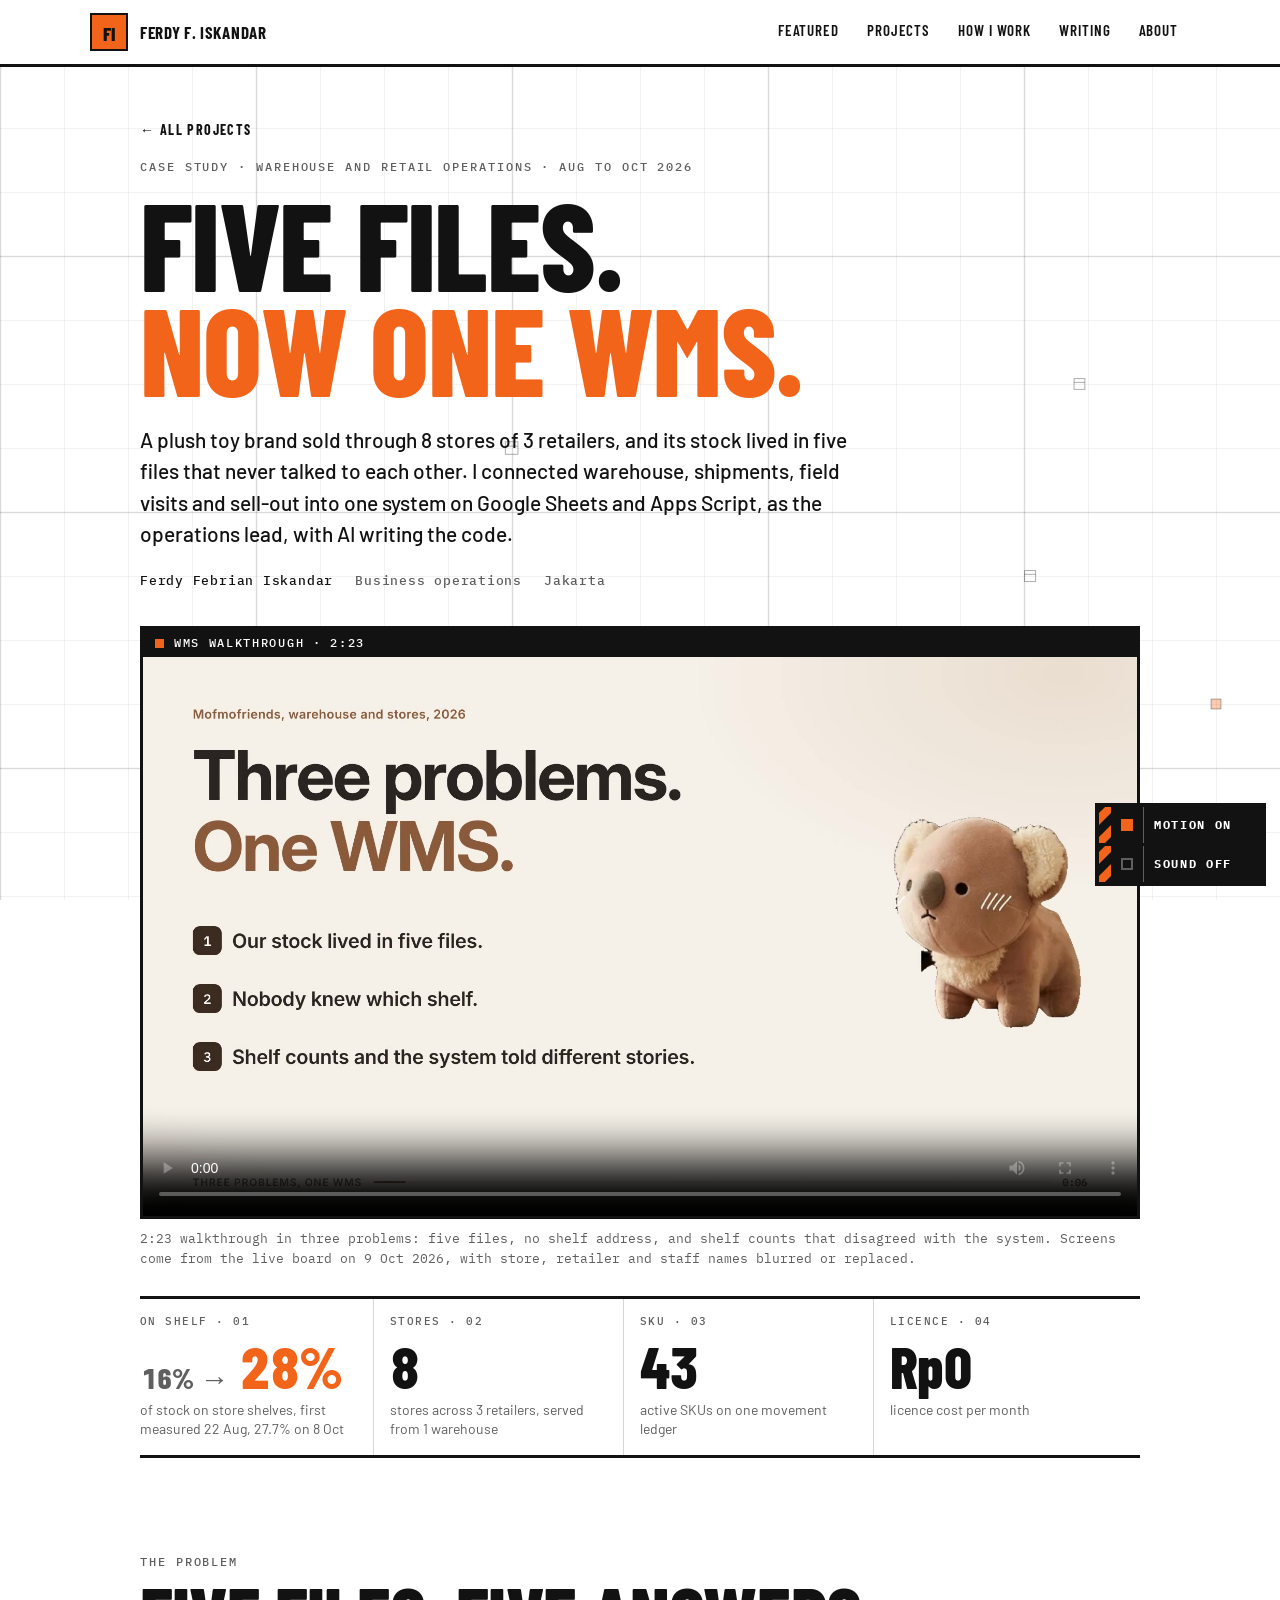
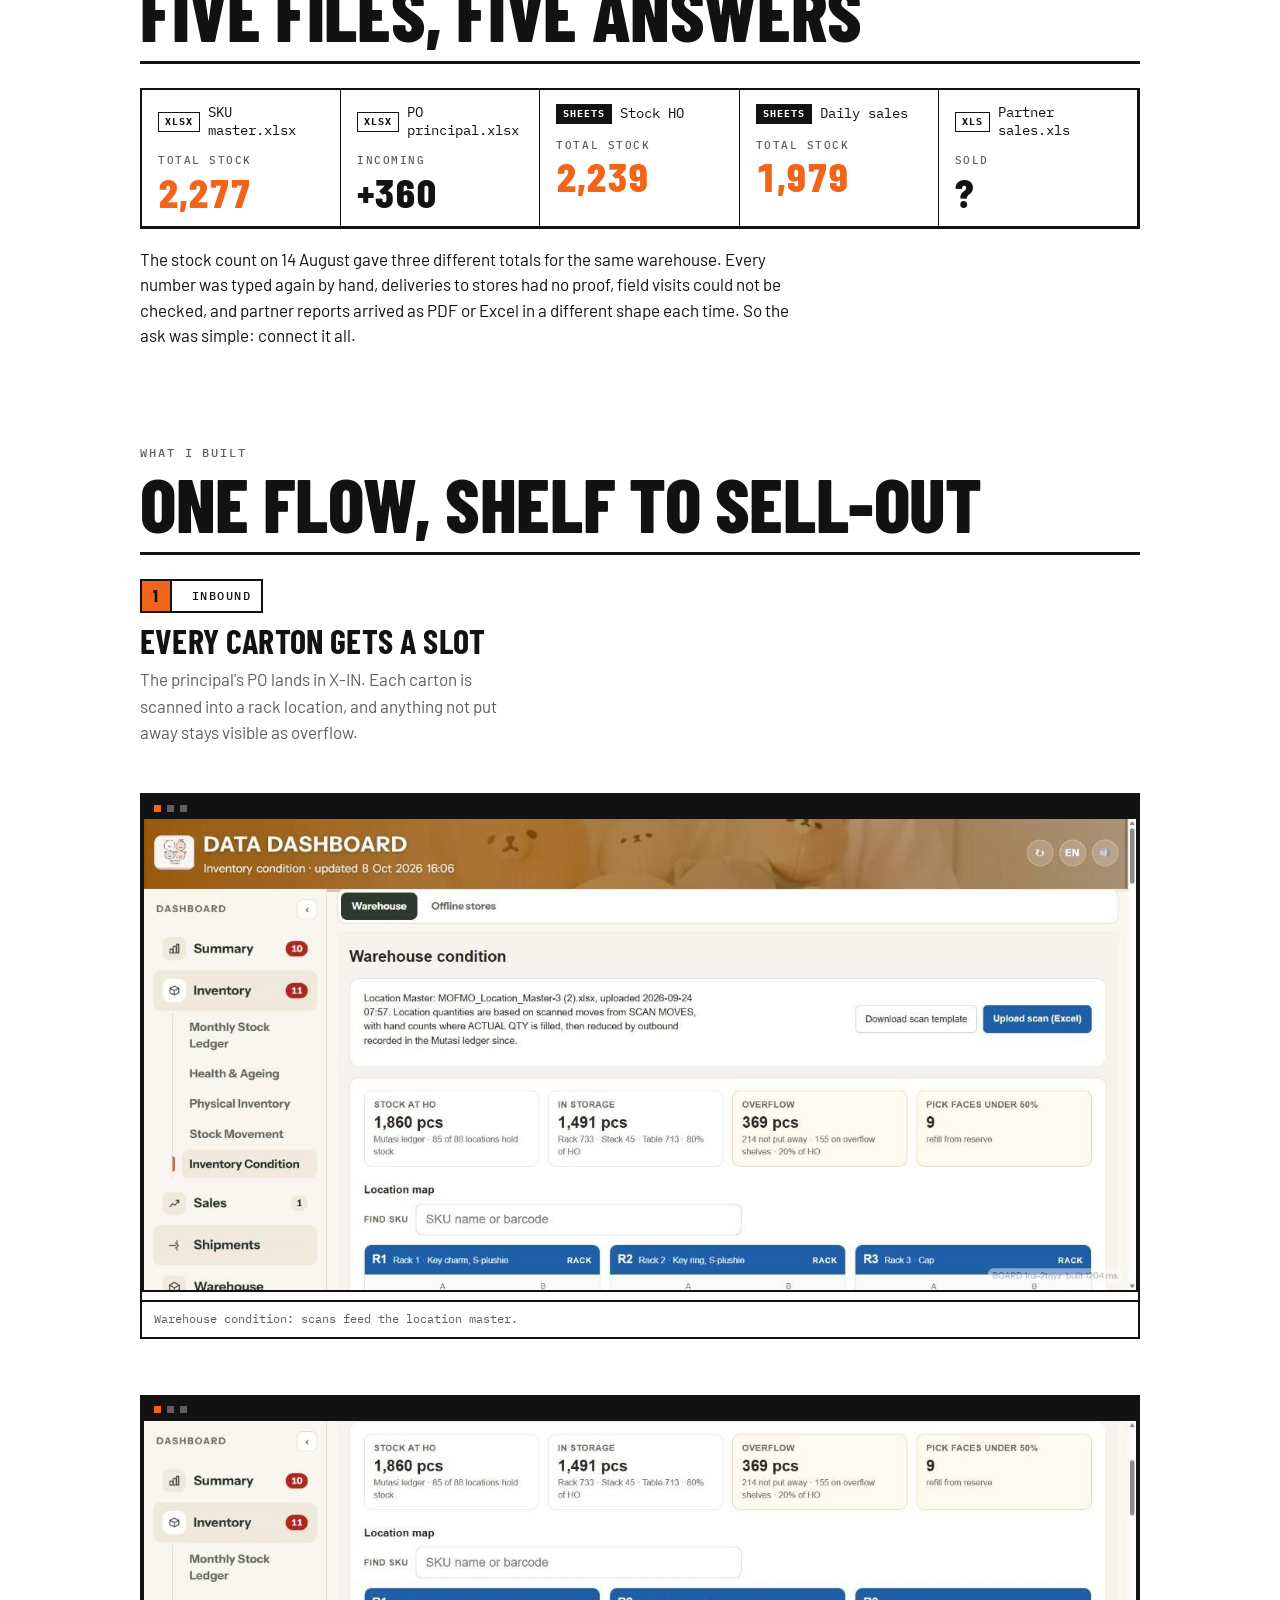
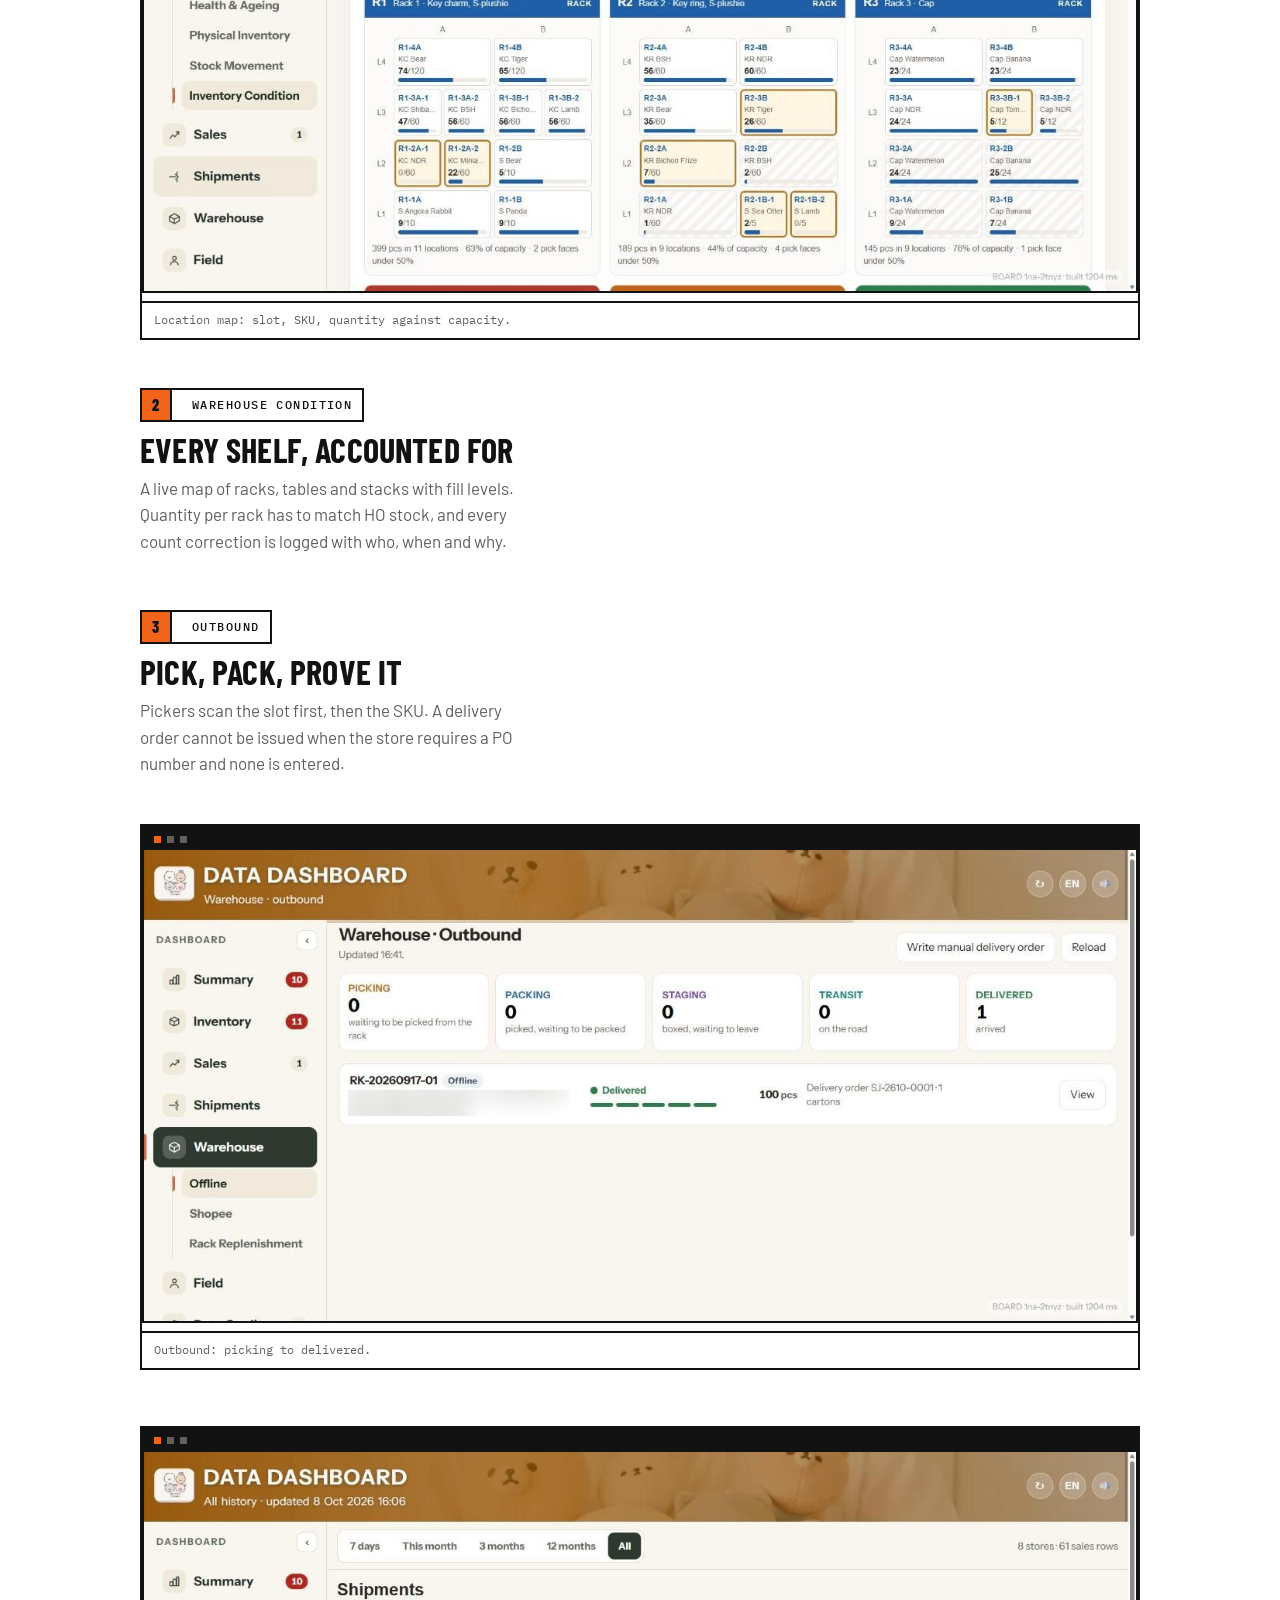
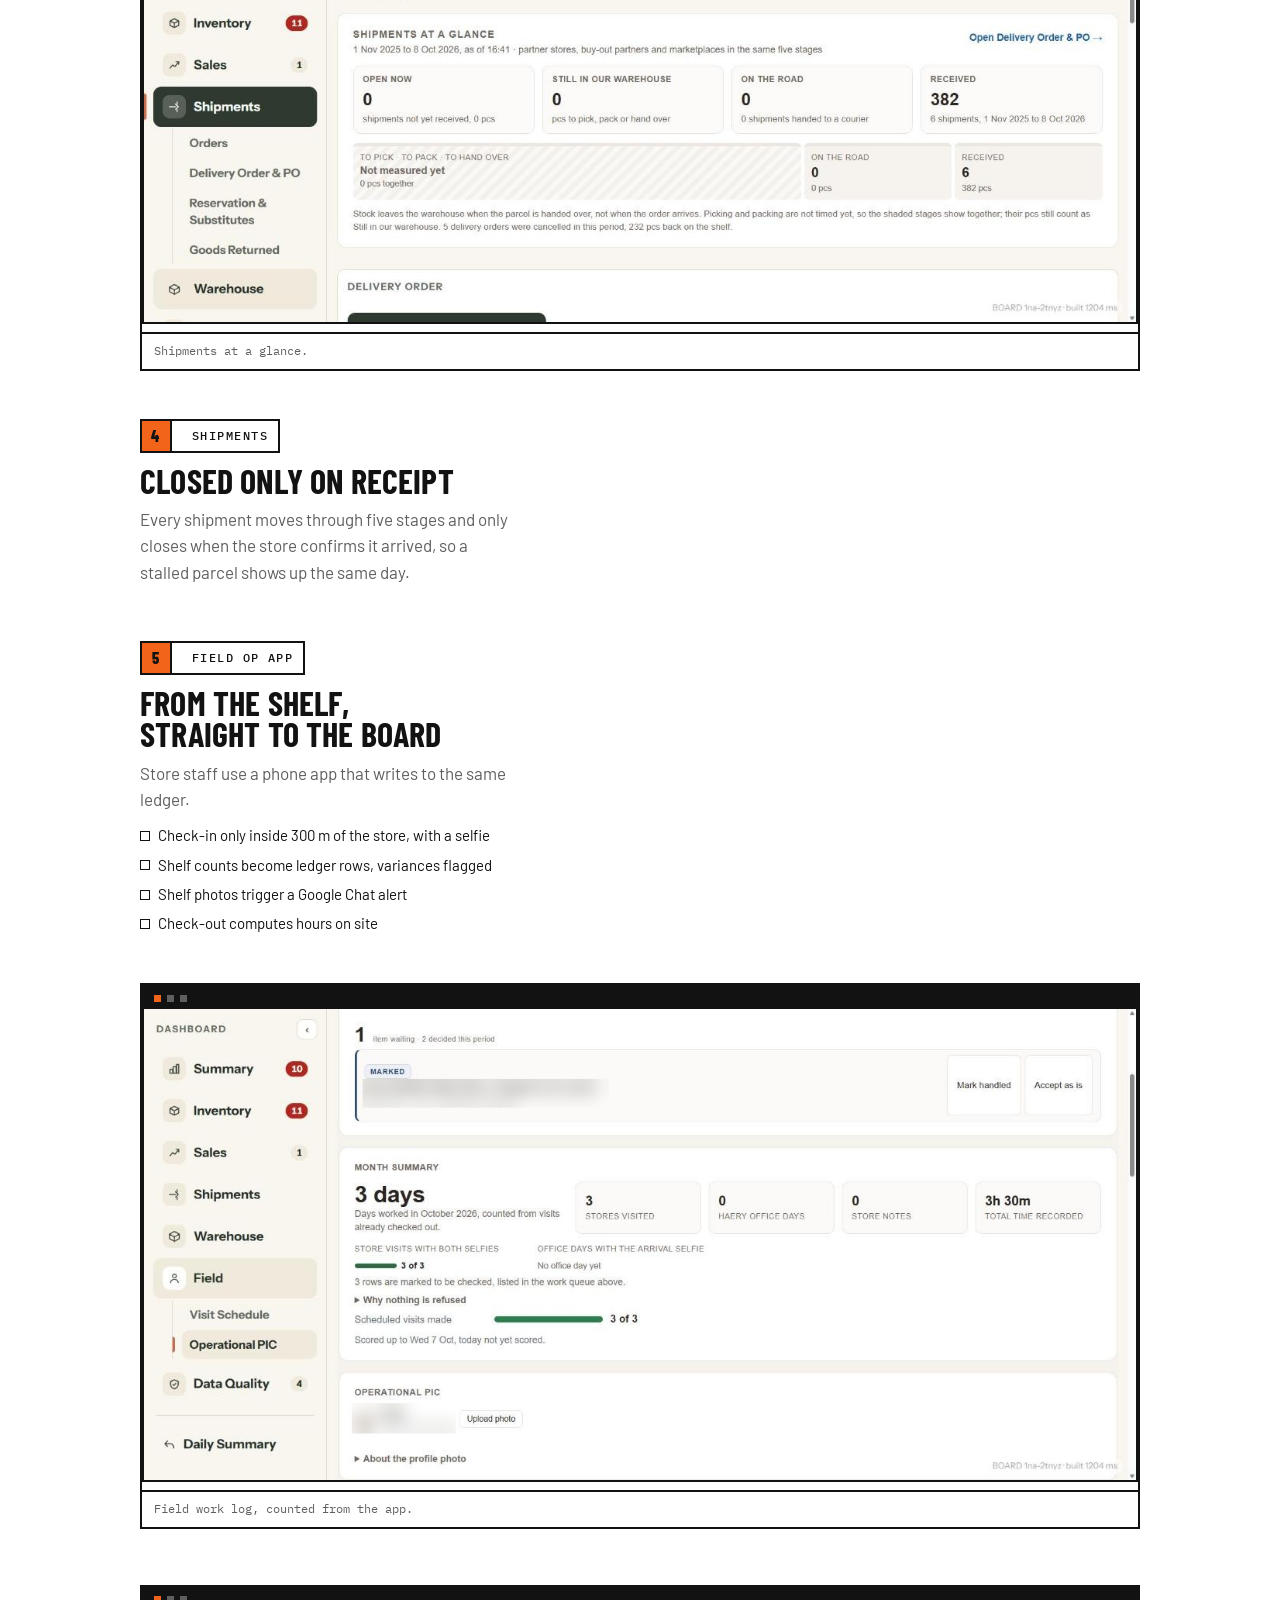
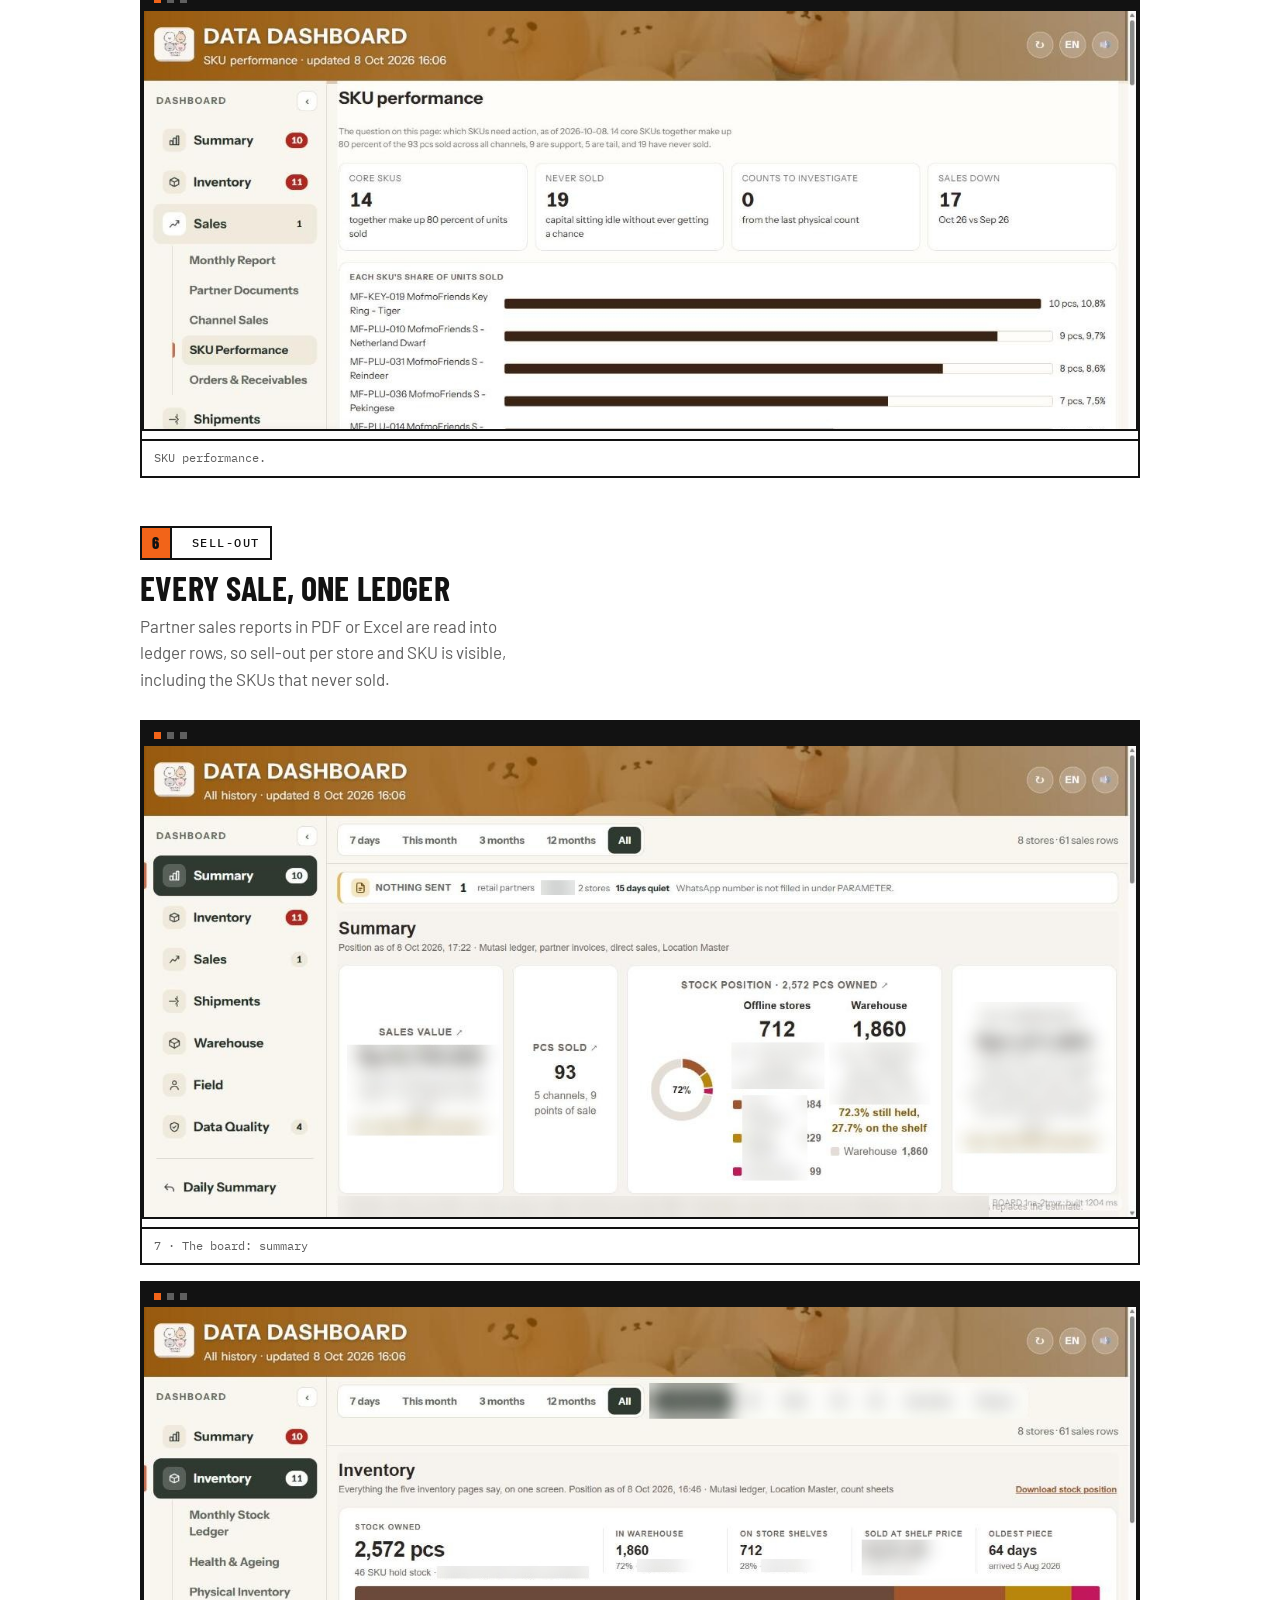
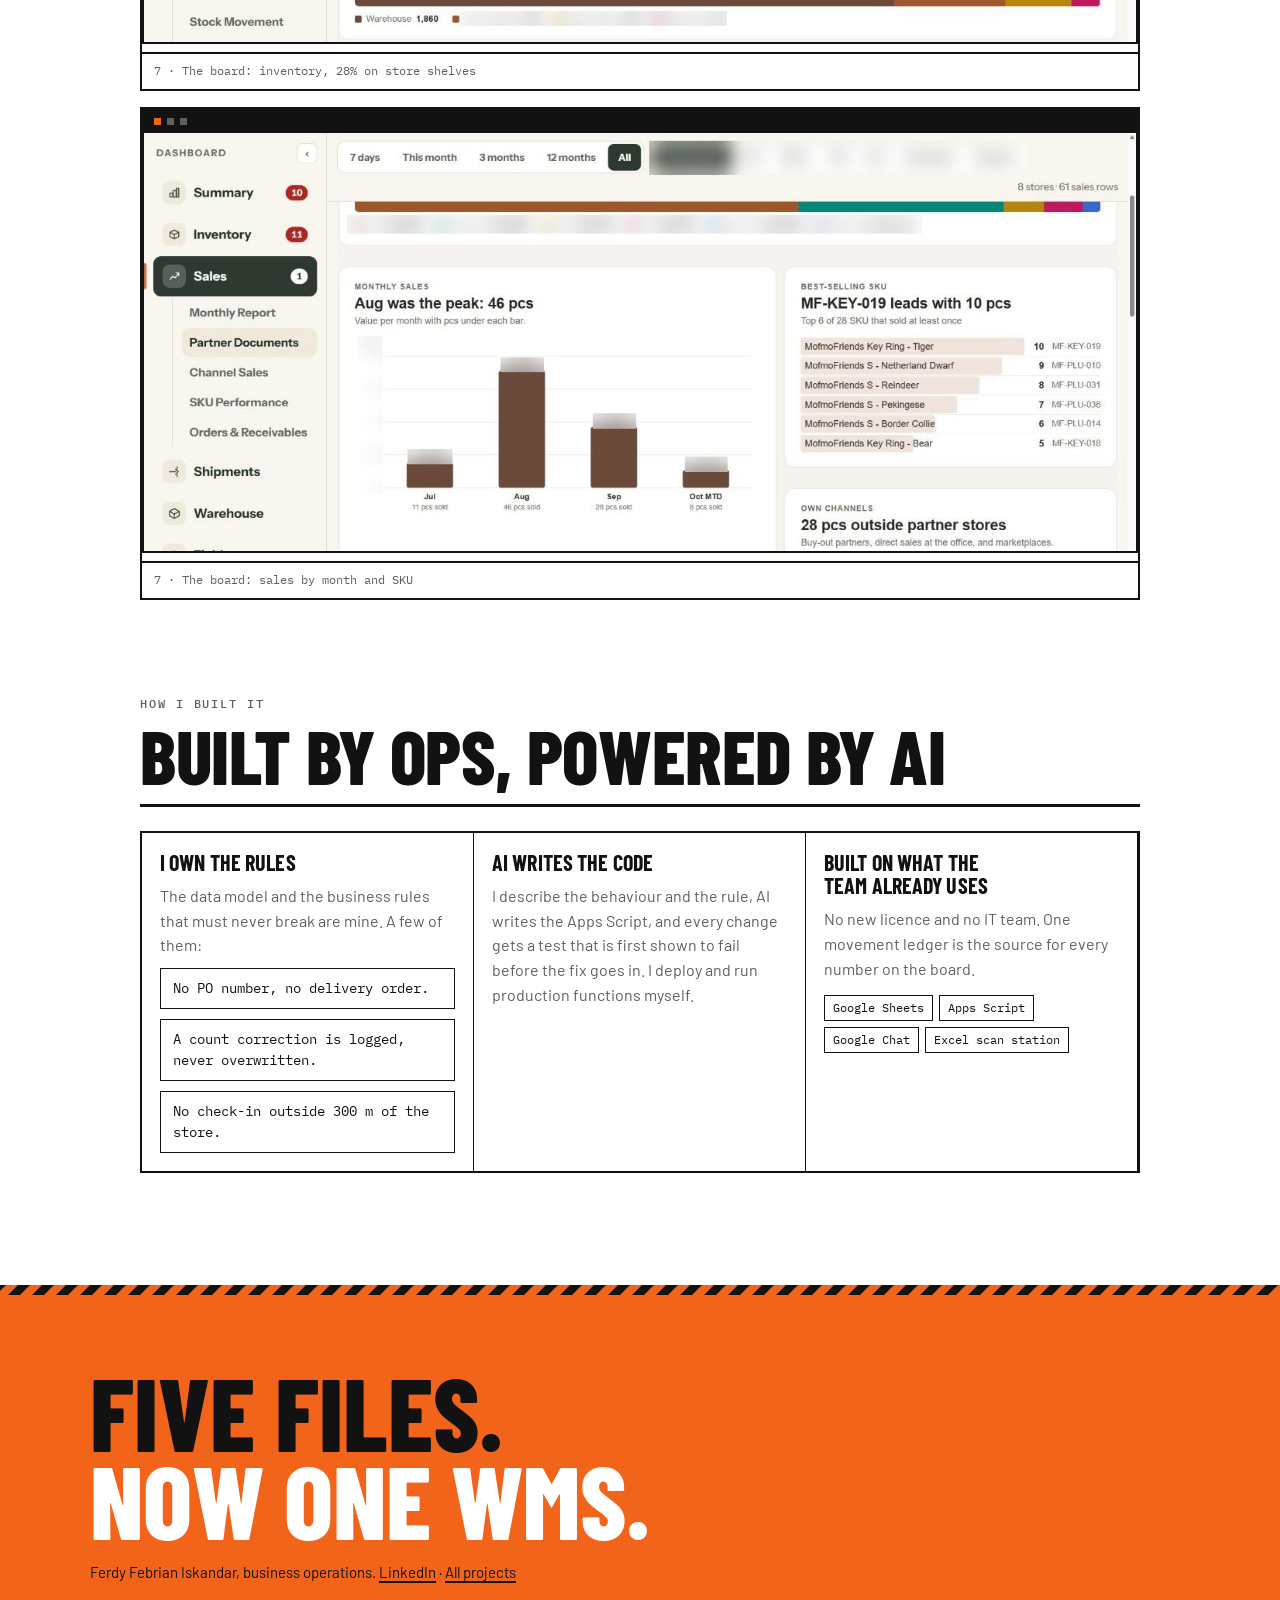
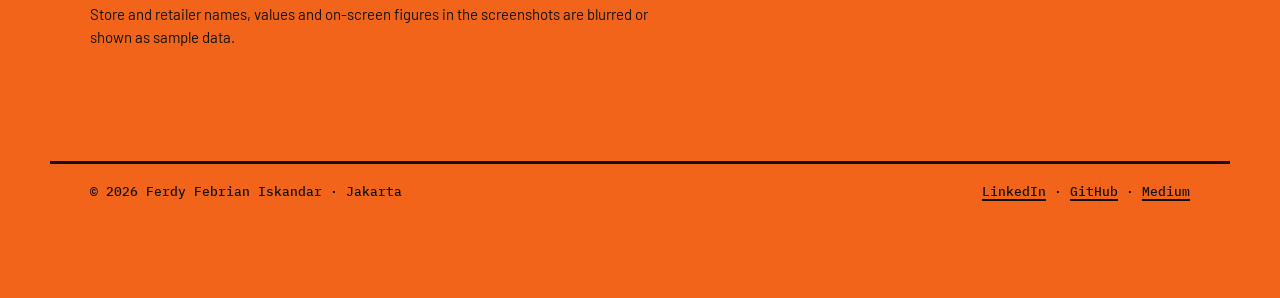
<file: wms.html>
<!doctype html>
<html lang="en">
<head>
<meta charset="utf-8">
<meta name="viewport" content="width=device-width,initial-scale=1,viewport-fit=cover">
<title>Five files. Now one WMS. · Ferdy Febrian Iskandar</title>
<meta name="description" content="Case study: connecting stock, shipments, field visits and sell-out for a plush toy brand into one WMS on Google Sheets and Apps Script.">
<meta property="og:type" content="article">
<meta property="og:site_name" content="Ferdy Febrian Iskandar">
<meta property="og:url" content="https://ferdy-portfolio.pages.dev/wms.html">
<meta property="og:title" content="Five files. Now one WMS.">
<meta property="og:description" content="Case study: connecting stock, shipments, field visits and sell-out for a plush toy brand into one WMS on Google Sheets and Apps Script.">
<meta property="og:image" content="https://ferdy-portfolio.pages.dev/og/wms.png">
<meta property="og:image:width" content="1200">
<meta property="og:image:height" content="630">
<meta property="og:image:alt" content="Five files. Now one WMS. Inbound, slots, shipments, field visits and sell-out drawn as five files joining one ledger.">
<meta name="twitter:card" content="summary_large_image">
<meta name="twitter:title" content="Five files. Now one WMS.">
<meta name="twitter:description" content="Case study: connecting stock, shipments, field visits and sell-out for a plush toy brand into one WMS on Google Sheets and Apps Script.">
<meta name="twitter:image" content="https://ferdy-portfolio.pages.dev/og/wms.png">
<meta name="theme-color" content="#F26419">
<link rel="icon" href="favicon.svg" type="image/svg+xml">
<link rel="icon" href="favicon-32.png" sizes="32x32" type="image/png">
<link rel="apple-touch-icon" href="apple-touch-icon.png">
<link rel="preconnect" href="https://fonts.googleapis.com">
<link rel="preconnect" href="https://fonts.gstatic.com" crossorigin>
<link rel="stylesheet" href="https://fonts.googleapis.com/css2?family=Barlow+Condensed:wght@600;700;800&family=Barlow:wght@400;500;600&family=IBM+Plex+Mono:wght@400;500&display=swap">
<link rel="stylesheet" href="site.css">
<script>document.documentElement.classList.add("js")</script>
</head>
<body>
<a class="skip" href="#cs">Skip to content</a>
<canvas id="floor" data-scene="floor" aria-hidden="true"></canvas>

<nav class="top" aria-label="Main">
  <div class="wrap">
    <a class="mark" href="index.html" aria-label="Ferdy Febrian Iskandar, home"><i>FI</i><span>Ferdy F. Iskandar</span></a>
    <button class="menu" type="button" aria-expanded="false" aria-controls="navlinks">Menu</button>
    <ul id="navlinks">
      <li><a href="index.html#featured">Featured</a></li>
      <li><a href="index.html#projects">Projects</a></li>
      <li><a href="index.html#process">How I work</a></li>
      <li><a href="index.html#writing">Writing</a></li>
      <li><a href="index.html#about">About</a></li>
    </ul>
  </div>
</nav>

<main class="cs" id="cs">
  <header>
    <a class="back" href="index.html">← All projects</a>
    <div class="eyebrow">Case study · Warehouse and retail operations · Aug to Oct 2026</div>
    <h1>Five files.<span class="acc">Now one WMS.</span></h1>
    <p class="lede">A plush toy brand sold through 8 stores of 3 retailers, and its stock lived in five files that never talked to each other. I connected warehouse, shipments, field visits and sell-out into one system on Google Sheets and Apps Script, as the operations lead, with AI writing the code.</p>
    <div class="who"><span><b>Ferdy Febrian Iskandar</b></span><span>Business operations</span><span>Jakarta</span></div>
  </header>

  <div class="film">
    <div class="bar"><i aria-hidden="true"></i><span>WMS WALKTHROUGH · 2:23</span></div>
    <video controls playsinline preload="metadata" poster="poster-3p.jpg" aria-label="Walkthrough of the WMS: three problems, one ledger, 2 minutes 23 seconds">
      <source src="wms-3problems.mp4" type="video/mp4">
    </video>
  </div>
  <div class="cap">2:23 walkthrough in three problems: five files, no shelf address, and shelf counts that disagreed with the system. Screens come from the live board on 9 Oct 2026, with store, retailer and staff names blurred or replaced.</div>

  <div class="nums" aria-label="Results">
    <div class="num"><div class="nh">On shelf · 01</div><b class="acc"><span class="sfx" style="font-size:.5em;color:var(--mut)">16% →</span> 28%</b><span>of stock on store shelves, first measured 22 Aug, 27.7% on 8 Oct</span></div>
    <div class="num"><div class="nh">Stores · 02</div><b>8</b><span>stores across 3 retailers, served from 1 warehouse</span></div>
    <div class="num"><div class="nh">SKU · 03</div><b>43</b><span>active SKUs on one movement ledger</span></div>
    <div class="num"><div class="nh">Licence · 04</div><b>Rp0</b><span>licence cost per month</span></div>
  </div>

  <section>
    <div class="head"><div class="eyebrow">The problem</div><h2>Five files, five answers</h2></div>
    <div class="files">
      <div class="file"><div class="fn"><span class="badge">XLSX</span>SKU master.xlsx</div><div class="k">Total stock</div><div class="v">2,277</div></div>
      <div class="file"><div class="fn"><span class="badge">XLSX</span>PO principal.xlsx</div><div class="k">Incoming</div><div class="v n">+360</div></div>
      <div class="file"><div class="fn"><span class="badge x">SHEETS</span>Stock HO</div><div class="k">Total stock</div><div class="v">2,239</div></div>
      <div class="file"><div class="fn"><span class="badge x">SHEETS</span>Daily sales</div><div class="k">Total stock</div><div class="v">1,979</div></div>
      <div class="file"><div class="fn"><span class="badge">XLS</span>Partner sales.xls</div><div class="k">Sold</div><div class="v n">?</div></div>
    </div>
    <p class="note">The stock count on 14 August gave three different totals for the same warehouse. Every number was typed again by hand, deliveries to stores had no proof, field visits could not be checked, and partner reports arrived as PDF or Excel in a different shape each time. So the ask was simple: connect it all.</p>
  </section>

  <section>
    <div class="head"><div class="eyebrow">What I built</div><h2>One flow, shelf to sell-out</h2></div>
    <div class="flow">
      <article class="mv2">
        <div class="txt"><div class="slot2"><i>1</i><span>INBOUND</span></div><h3>Every carton gets a slot</h3>
          <p>The principal's PO lands in X-IN. Each carton is scanned into a rack location, and anything not put away stays visible as overflow.</p></div>
        <figure class="shot"><div class="win"><div class="tb"><span></span><span></span><span></span></div><img src="r1.jpg" alt="Warehouse condition page with stock at HO, storage and overflow totals" loading="lazy" width="1280" height="607"></div><figcaption>Warehouse condition: scans feed the location master.</figcaption></figure>
      </article>
      <article class="mv2">
        <div class="txt"><div class="slot2"><i>2</i><span>WAREHOUSE CONDITION</span></div><h3>Every shelf, accounted for</h3>
          <p>A live map of racks, tables and stacks with fill levels. Quantity per rack has to match HO stock, and every count correction is logged with who, when and why.</p></div>
        <figure class="shot"><div class="win"><div class="tb"><span></span><span></span><span></span></div><img src="r2.jpg" alt="Location map with rack slots and fill bars" loading="lazy" width="1280" height="607"></div><figcaption>Location map: slot, SKU, quantity against capacity.</figcaption></figure>
      </article>
      <article class="mv2">
        <div class="txt"><div class="slot2"><i>3</i><span>OUTBOUND</span></div><h3>Pick, pack, prove it</h3>
          <p>Pickers scan the slot first, then the SKU. A delivery order cannot be issued when the store requires a PO number and none is entered.</p></div>
        <figure class="shot"><div class="win"><div class="tb"><span></span><span></span><span></span></div><img src="r3.jpg" alt="Warehouse outbound page with picking, packing, staging, transit and delivered counts" loading="lazy" width="1280" height="607"></div><figcaption>Outbound: picking to delivered.</figcaption></figure>
      </article>
      <article class="mv2">
        <div class="txt"><div class="slot2"><i>4</i><span>SHIPMENTS</span></div><h3>Closed only on receipt</h3>
          <p>Every shipment moves through five stages and only closes when the store confirms it arrived, so a stalled parcel shows up the same day.</p></div>
        <figure class="shot"><div class="win"><div class="tb"><span></span><span></span><span></span></div><img src="r4.jpg" alt="Shipments at a glance with open, in warehouse, on the road and received" loading="lazy" width="1280" height="607"></div><figcaption>Shipments at a glance.</figcaption></figure>
      </article>
      <article class="mv2">
        <div class="txt"><div class="slot2"><i>5</i><span>FIELD OP APP</span></div><h3>From the shelf, straight to the board</h3>
          <p>Store staff use a phone app that writes to the same ledger.</p>
          <ul><li>Check-in only inside 300 m of the store, with a selfie</li><li>Shelf counts become ledger rows, variances flagged</li><li>Shelf photos trigger a Google Chat alert</li><li>Check-out computes hours on site</li></ul></div>
        <figure class="shot"><div class="win"><div class="tb"><span></span><span></span><span></span></div><img src="r5.jpg" alt="Operational PIC work log with days worked, stores visited and selfies" loading="lazy" width="1280" height="607"></div><figcaption>Field work log, counted from the app.</figcaption></figure>
      </article>
      <article class="mv2">
        <div class="txt"><div class="slot2"><i>6</i><span>SELL-OUT</span></div><h3>Every sale, one ledger</h3>
          <p>Partner sales reports in PDF or Excel are read into ledger rows, so sell-out per store and SKU is visible, including the SKUs that never sold.</p></div>
        <figure class="shot"><div class="win"><div class="tb"><span></span><span></span><span></span></div><img src="r6.jpg" alt="SKU performance with core SKUs, never sold and share of units sold" loading="lazy" width="1280" height="540"></div><figcaption>SKU performance.</figcaption></figure>
      </article>
    </div>
    <div class="board-pair">
      <figure class="shot"><div class="win"><div class="tb"><span></span><span></span><span></span></div><img src="r8.jpg" alt="Summary page" loading="lazy" width="1280" height="607"></div><figcaption>7 · The board: summary</figcaption></figure>
      <figure class="shot"><div class="win"><div class="tb"><span></span><span></span><span></span></div><img src="r7.jpg" alt="Inventory page showing 2,572 pieces owned and 28 percent on store shelves" loading="lazy" width="1280" height="432"></div><figcaption>7 · The board: inventory, 28% on store shelves</figcaption></figure>
      <figure class="shot"><div class="win"><div class="tb"><span></span><span></span><span></span></div><img src="r9.jpg" alt="Sales page with monthly units and best-selling SKUs" loading="lazy" width="1280" height="540"></div><figcaption>7 · The board: sales by month and SKU</figcaption></figure>
    </div>
  </section>

  <section>
    <div class="head"><div class="eyebrow">How I built it</div><h2>Built by ops, powered by AI</h2></div>
    <div class="how">
      <div class="card"><h3>I own the rules</h3><p>The data model and the business rules that must never break are mine. A few of them:</p>
        <div class="rule">No PO number, no delivery order.</div>
        <div class="rule">A count correction is logged, never overwritten.</div>
        <div class="rule">No check-in outside 300 m of the store.</div></div>
      <div class="card"><h3>AI writes the code</h3><p>I describe the behaviour and the rule, AI writes the Apps Script, and every change gets a test that is first shown to fail before the fix goes in. I deploy and run production functions myself.</p></div>
      <div class="card"><h3>Built on what the team already uses</h3><p>No new licence and no IT team. One movement ledger is the source for every number on the board.</p>
        <div class="stack"><span>Google Sheets</span><span>Apps Script</span><span>Google Chat</span><span>Excel scan station</span></div></div>
    </div>
  </section>
</main>

<div class="hz" aria-hidden="true" style="margin-top:clamp(64px,9vw,112px)"></div>
<footer class="csfoot">
  <div class="wrap lead">
    <div class="big">Five files. <span class="acc">Now one WMS.</span></div>
    <p>Ferdy Febrian Iskandar, business operations. <a href="https://www.linkedin.com/in/ferdyfebrianiskandar">LinkedIn</a> · <a href="index.html">All projects</a></p>
    <p>Store and retailer names, values and on-screen figures in the screenshots are blurred or shown as sample data.</p>
  </div>
  <canvas class="beltline" data-scene="belt" aria-hidden="true"></canvas>
  <div class="wrap"><span>© 2026 Ferdy Febrian Iskandar · Jakarta</span><span><a href="https://www.linkedin.com/in/ferdyfebrianiskandar">LinkedIn</a> · <a href="https://github.com/Ferdyfi24">GitHub</a> · <a href="https://medium.com/@iskandarferdy559">Medium</a></span></div>
</footer>

<div class="panel" role="group" aria-label="Site controls">
  <button class="sw" id="motion" type="button" aria-pressed="true" aria-label="Motion: animations are on. Press to stop them."><span class="st" aria-hidden="true"></span><span class="lamp" aria-hidden="true"><i></i></span><span class="txt">MOTION ON</span></button>
  <button class="sw" id="sound" type="button" aria-pressed="false" aria-label="Sound: UI sounds are off. Press to turn them on."><span class="st" aria-hidden="true"></span><span class="lamp" aria-hidden="true"><i></i></span><span class="txt">SOUND OFF</span></button>
</div>
<script src="sound.js"></script>
<script src="site.js"></script>
<script src="viz.js"></script>
</body>
</html>
</file>
<file: site.css>
/* Shared styles for every page.
   Palette: one safety orange, white, near-black ink and two neutral greys. Nothing else.
   The visual language is the distribution centre: shipping labels and pallet tags, floor paint and hazard tape,
   pallet racking drawn as line work, printed forms and documents, barcodes and stencilled zone numbers.
   Corners are square. Rules are thick. There are no gradients, no shadows, no blur. */
:root{
  --or:#F26419;          /* safety orange */
  --ink:#121212;         /* near-black ink: text, rules, fills */
  --white:#FFFFFF;
  --rule:#D6D6D6;        /* grey 1: hairlines, form grids */
  --mut:#5F5F5F;         /* grey 2: secondary text */
  --display:"Barlow Condensed","Arial Narrow",Arial,sans-serif;
  --body:"Barlow","Helvetica Neue",Arial,sans-serif;
  --mono:"IBM Plex Mono",Menlo,Consolas,monospace;
  --ease:cubic-bezier(.2,.7,.2,1);
  --hz:url("data:image/svg+xml,%3Csvg xmlns='http://www.w3.org/2000/svg' width='24' height='24'%3E%3Cpath d='M-6 6L6-6M0 24L24 0M18 30L30 18' stroke='%23121212' stroke-width='8.5'/%3E%3C/svg%3E");
  --hzw:url("data:image/svg+xml,%3Csvg xmlns='http://www.w3.org/2000/svg' width='24' height='24'%3E%3Cpath d='M-6 6L6-6M0 24L24 0M18 30L30 18' stroke='%23FFFFFF' stroke-width='8.5'/%3E%3C/svg%3E");
  --hatch:url("data:image/svg+xml,%3Csvg xmlns='http://www.w3.org/2000/svg' width='8' height='8'%3E%3Cpath d='M-2 2L2-2M0 8L8 0M6 10L10 6' stroke='%23F26419' stroke-width='1.6'/%3E%3C/svg%3E");
  --formgrid:url("data:image/svg+xml,%3Csvg xmlns='http://www.w3.org/2000/svg' width='32' height='32'%3E%3Cpath d='M0 31.5H32M31.5 0V32' stroke='%23D6D6D6' stroke-width='1' fill='none'/%3E%3C/svg%3E");
  color-scheme:light;
}
*{box-sizing:border-box}
html{background:var(--white);scroll-behavior:smooth;scroll-padding-top:72px}
body{margin:0;background:var(--white);color:var(--ink);font:400 17px/1.55 var(--body);-webkit-font-smoothing:antialiased;overflow-x:hidden;position:relative;min-height:100vh}
main{overflow-x:clip}
a{color:var(--ink);text-decoration-thickness:1.5px;text-underline-offset:3px}
a:hover{color:var(--or)}
a:focus-visible,button:focus-visible,video:focus-visible,summary:focus-visible{outline:3px solid var(--or);outline-offset:3px}
::selection{background:var(--or);color:var(--ink)}
img,video,canvas,svg{max-width:100%}
b,strong{font-weight:600}
.wrap{max-width:1180px;margin:0 auto;padding-inline:clamp(16px,4vw,40px)}
h1,h2,h3{font-family:var(--display);text-transform:uppercase;margin:0;line-height:.92;text-wrap:balance}
h2{font-weight:800;font-size:clamp(40px,6vw,76px);letter-spacing:-.005em}
h3{font-weight:700;font-size:clamp(26px,3vw,34px);letter-spacing:.005em}
.acc{color:var(--or)}
.eyebrow{font:500 12px/1.3 var(--mono);letter-spacing:.16em;text-transform:uppercase;color:var(--mut)}
.skip{position:absolute;left:-999px;top:10px;z-index:60;background:var(--ink);color:#fff;padding:10px 14px;font:500 13px/1 var(--mono)}
.skip:focus{left:12px}

/* ---- the floor: faint location grid behind the white sections ---- */
#floor{position:fixed;inset:0;z-index:0;width:100%;height:100%;pointer-events:none}
main,footer{position:relative;z-index:1}
nav.top{position:sticky;top:0;z-index:30}

/* ---- hazard tape ---- */
.hz{height:10px;background:var(--or) var(--hz) 0 0/24px 24px repeat}
.hz.thin{height:6px}

/* ---- nav: a signboard. white, thick ink rule, stencilled mark ---- */
nav.top{background:var(--white);border-bottom:3px solid var(--ink)}
nav.top .wrap{display:flex;align-items:center;justify-content:space-between;gap:16px;min-height:64px}
.mark{display:flex;align-items:center;gap:12px;text-decoration:none;color:var(--ink);min-width:0}
.mark i{flex:none;width:38px;height:38px;background:var(--or);color:var(--ink);font:800 19px/38px var(--display);font-style:normal;text-align:center;letter-spacing:.02em;border:2px solid var(--ink)}
.mark span{font:700 17px/1 var(--display);text-transform:uppercase;letter-spacing:.04em;white-space:nowrap;overflow:hidden;text-overflow:ellipsis}
nav.top ul{list-style:none;margin:0;padding:0;display:flex;gap:4px}
nav.top ul a{display:block;padding:10px 12px;font:600 15px/1 var(--display);text-transform:uppercase;letter-spacing:.06em;text-decoration:none;border-bottom:3px solid transparent}
nav.top ul a:hover,nav.top ul a.on{border-bottom-color:var(--or);color:var(--ink)}
.menu{display:none;border:2px solid var(--ink);background:var(--white);color:var(--ink);font:700 14px/1 var(--display);text-transform:uppercase;letter-spacing:.08em;padding:9px 12px;cursor:pointer}
.menu[aria-expanded="true"]{background:var(--ink);color:#fff}
@media (max-width:820px){
  .menu{display:inline-block}
  nav.top ul{display:none;position:absolute;left:0;right:0;top:100%;background:var(--white);border-bottom:3px solid var(--ink);flex-direction:column;gap:0;padding:6px 0}
  nav.top ul.open{display:flex}
  nav.top ul a{padding:14px clamp(16px,4vw,40px);border-bottom:1px solid var(--rule);font-size:17px}
  nav.top ul li:last-child a{border-bottom:0}
  .mark span{font-size:16px}
}

/* ---- buttons: square, ink. real labels have square corners ---- */
.btn{display:inline-flex;align-items:center;gap:10px;padding:13px 18px;border:2px solid var(--ink);color:var(--ink);background:transparent;text-decoration:none;font:700 15px/1 var(--display);text-transform:uppercase;letter-spacing:.08em;transition:background .15s var(--ease),color .15s var(--ease)}
.btn:hover{background:var(--ink);color:#fff}
.btn.primary{background:var(--ink);color:#fff}
.btn.primary:hover{background:var(--white);color:var(--ink)}
.btn svg{width:16px;height:16px;flex:none}
.cta{display:flex;flex-wrap:wrap;gap:10px;margin-top:28px}

/* ---- hero: a full-bleed safety-orange block with a racking elevation and a conveyor along the bottom ---- */
.hero{background:var(--or);color:var(--ink);position:relative;overflow:hidden}
.hero canvas{position:absolute;inset:0;width:100%;height:100%;pointer-events:none}
.hero .wrap{position:relative;display:grid;grid-template-columns:minmax(0,12fr) minmax(0,8fr);gap:clamp(24px,4vw,56px);align-items:end;padding-top:clamp(28px,3.5vw,40px);padding-bottom:118px}
.hero .copy{min-width:0}
.status{display:inline-flex;align-items:center;gap:10px;font:500 12px/1 var(--mono);letter-spacing:.14em;text-transform:uppercase;border:2px solid var(--ink);padding:8px 10px}
.status i{width:8px;height:8px;background:var(--ink)}
.hero h1{font-weight:800;font-size:clamp(44px,7.2vw,84px);line-height:.86;margin-top:22px;letter-spacing:-.01em}
.hero h1 .l{display:block;white-space:nowrap}
.hero h1 .lt{color:var(--white)}
.hero p{max-width:56ch;font-size:clamp(17px,1.5vw,19px);line-height:1.5;margin:20px 0 0;font-weight:500}
.hero .cta{margin-top:22px}
.hero .btn.primary:hover{background:var(--white);color:var(--ink);border-color:var(--ink)}
.rackbox{min-height:360px;align-self:stretch;position:relative}
.rackbox .zone{position:absolute;right:0;top:0;font:800 13px/1 var(--mono);letter-spacing:.18em;border:2px solid var(--ink);padding:6px 8px;background:var(--or)}
@media (max-width:820px){
  .hero .wrap{grid-template-columns:minmax(0,1fr);padding-bottom:120px}
  .rackbox{min-height:300px}
  .rackbox .zone{top:auto;bottom:0;left:0;right:auto}
  .hero h1{font-size:clamp(40px,12.6vw,84px)}
}

/* ---- tools belt: pallet tags moving along a strip ---- */
.belt{background:var(--white);border-bottom:3px solid var(--ink);overflow:hidden;position:relative}
.belt .track{display:flex;width:max-content;animation:belt 60s linear infinite}
.belt .mv{display:flex;align-items:center;gap:12px;padding:14px 28px 14px 0;white-space:nowrap;font-size:15px;color:var(--mut);border-right:1px solid var(--rule);margin-right:28px}
.belt .mv i{font:800 12px/1 var(--mono);font-style:normal;letter-spacing:.1em;color:var(--ink);background:var(--or);padding:7px 8px;border:2px solid var(--ink)}
.belt .mv b{color:var(--ink);font-weight:600}
@keyframes belt{to{transform:translateX(-50%)}}

/* ---- numbers strip: a tally form ---- */
.count{display:grid;grid-template-columns:repeat(5,minmax(0,1fr));border-top:3px solid var(--ink);border-bottom:3px solid var(--ink);margin-top:clamp(40px,6vw,72px)}
.cnum{padding:18px 14px 20px 0;margin-right:14px;border-right:1px solid var(--rule);min-width:0}
.cnum:last-child{border-right:0;margin-right:0}
.cnum .code{display:block;font:500 11px/1.3 var(--mono);letter-spacing:.14em;text-transform:uppercase;color:var(--mut);white-space:nowrap;overflow:hidden;text-overflow:ellipsis}
.cnum b{display:block;margin-top:10px;font:800 clamp(40px,3.9vw,54px)/1 var(--display);font-variant-numeric:tabular-nums;letter-spacing:-.01em;white-space:nowrap}
.cnum b.up{color:var(--or)}
.cnum small{display:block;margin-top:8px;font-size:14px;line-height:1.35;color:var(--mut)}
@media (max-width:900px){.count{grid-template-columns:repeat(3,minmax(0,1fr))}.cnum:nth-child(3){border-right:0}.cnum:nth-child(n+4){border-top:1px solid var(--rule)}}
@media (max-width:560px){.count{grid-template-columns:repeat(2,minmax(0,1fr))}.cnum:nth-child(3){border-right:1px solid var(--rule)}.cnum:nth-child(2n){border-right:0;margin-right:0}.cnum:nth-child(n+3){border-top:1px solid var(--rule)}.cnum:nth-child(5){grid-column:1/-1;border-right:0}}

/* ---- section headings: zone signage ---- */
section.wrap{padding-top:clamp(64px,9vw,120px)}
.shead{display:grid;grid-template-columns:minmax(0,1fr) minmax(0,1fr);gap:20px 48px;align-items:end;margin-bottom:clamp(28px,4vw,44px);padding-bottom:18px;border-bottom:3px solid var(--ink)}
.shead .eyebrow{display:block;margin-bottom:10px}
.shead p{margin:0;max-width:48ch;color:var(--mut);font-size:17px;justify-self:end}
@media (max-width:820px){.shead{grid-template-columns:minmax(0,1fr)}.shead p{justify-self:start}}

/* ---- featured: a monitor in an ink frame next to a delivery-stage list ---- */
.feat{display:grid;grid-template-columns:minmax(0,7fr) minmax(0,5fr);gap:clamp(20px,4vw,48px);text-decoration:none;color:inherit;align-items:start}
.feat .media{border:3px solid var(--ink);background:var(--ink);position:relative;min-width:0}
.feat .media .bar{display:flex;align-items:center;justify-content:space-between;gap:12px;padding:8px 12px;color:#fff;font:500 12px/1 var(--mono);letter-spacing:.14em;text-transform:uppercase}
.feat .media .bar i{display:inline-block;width:9px;height:9px;background:var(--or);margin-right:8px;vertical-align:-1px;font-style:normal}
.feat .media video,.feat .media img{display:block;width:100%;height:auto;aspect-ratio:16/9;object-fit:cover;background:var(--ink)}
.feat .play{display:flex;align-items:center;gap:12px;padding:12px 14px;background:var(--or);color:var(--ink);font:700 15px/1 var(--display);text-transform:uppercase;letter-spacing:.08em;border-top:3px solid var(--ink)}
.feat .play i{display:inline-block;width:0;height:0;border-left:12px solid var(--ink);border-top:7px solid transparent;border-bottom:7px solid transparent}
.feat .body h3{font-size:clamp(40px,5vw,64px);font-weight:800;margin-top:10px;line-height:.9}
.feat .body p{margin:18px 0 0;color:var(--mut);font-size:17px;max-width:48ch}
.tl{list-style:none;margin:24px 0 0;padding:0;border-top:2px solid var(--ink)}
.tl li{display:grid;grid-template-columns:76px minmax(0,1fr);gap:14px;padding:11px 0;border-bottom:1px solid var(--rule);font-size:15.5px;line-height:1.4;align-items:baseline}
.tl time{font:500 12px/1.4 var(--mono);letter-spacing:.1em;color:var(--mut);white-space:nowrap}
.tl li.hot{border-bottom:2px solid var(--ink)}
.tl li.hot time,.tl li.hot b{color:var(--or)}
.tl li.hot time::before{content:"";display:inline-block;width:8px;height:8px;background:var(--or);margin-right:8px;vertical-align:0}
.more{display:inline-block;margin-top:22px;font:700 15px/1 var(--display);text-transform:uppercase;letter-spacing:.08em;border-bottom:3px solid var(--or);padding-bottom:4px}
.feat:hover .more{color:var(--or)}
.feat:hover .body h3 .acc{text-decoration:underline;text-decoration-thickness:4px;text-underline-offset:6px}
@media (max-width:820px){.feat{grid-template-columns:minmax(0,1fr)}}
.pins{display:grid;grid-template-columns:repeat(2,minmax(0,1fr));gap:clamp(24px,4vw,48px);align-items:start}
.feat.pin{grid-template-columns:minmax(0,1fr);gap:20px}
.feat.pin .media img{aspect-ratio:16/9;object-fit:cover;object-position:50% 30%}
.feat.pin .body h3{font-size:clamp(34px,3.6vw,48px)}
.feat.pin .body p{font-size:16px}
@media (max-width:900px){.pins{grid-template-columns:minmax(0,1fr)}}

/* ---- filters: square chips with a count box ---- */
.filters{display:flex;flex-wrap:wrap;gap:8px;justify-self:end}
.chip{display:inline-flex;align-items:center;gap:10px;padding:0 0 0 12px;border:2px solid var(--ink);background:var(--white);color:var(--ink);font:700 14px/1 var(--display);text-transform:uppercase;letter-spacing:.08em;cursor:pointer;height:38px}
.chip span{display:inline-grid;place-items:center;min-width:34px;height:100%;padding:0 8px;border-left:2px solid var(--ink);font:500 12px/1 var(--mono)}
.chip[aria-pressed="true"]{background:var(--ink);color:#fff}
.chip[aria-pressed="true"] span{background:var(--or);color:var(--ink)}
.chip:hover:not([aria-pressed="true"]){background:var(--or)}
@media (max-width:820px){.filters{justify-self:start}}

/* ---- the rack: shipping labels ---- */
.rack{display:grid;grid-template-columns:repeat(3,minmax(0,1fr));gap:20px}
@media (max-width:980px){.rack{grid-template-columns:repeat(2,minmax(0,1fr))}}
@media (max-width:600px){.rack{grid-template-columns:minmax(0,1fr)}}
.slot{border:2.5px solid var(--ink);background:var(--white);display:flex;flex-direction:column;min-width:0;position:relative}
.slot[hidden]{display:none}
.slot .lab{display:grid;grid-template-columns:minmax(0,1fr) auto;gap:10px;align-items:end;padding:12px 14px 10px;border-bottom:2.5px solid var(--ink)}
.slot .lab .code{font:800 30px/1 var(--display);letter-spacing:.01em}
.slot .lab .kind{display:block;margin-top:4px;font:500 11px/1.3 var(--mono);letter-spacing:.08em;text-transform:uppercase;color:var(--mut);overflow:hidden;text-overflow:ellipsis;white-space:nowrap}
.slot .lab svg{display:block;height:40px;width:auto;max-width:150px}
.slot .lab .bc{text-align:right}
.slot .lab .bc small{display:block;font:400 10px/1 var(--mono);letter-spacing:.2em;margin-top:3px;color:var(--mut)}
.slot .viz{display:block;width:100%;height:168px;border-bottom:1px solid var(--rule)}
.slot .in{padding:16px 16px 14px;display:flex;flex-direction:column;flex:1}
.slot .rk{font:500 11px/1 var(--mono);letter-spacing:.14em;text-transform:uppercase;color:var(--mut);display:flex;align-items:center;gap:8px}
.slot .rk i{width:10px;height:10px;background:var(--or);border:1.5px solid var(--ink)}
.slot .rk em{margin-left:auto;font-style:normal;letter-spacing:.1em}
.slot h3{margin-top:10px;font-size:30px}
.slot h3 a{text-decoration:none;color:inherit}
.slot h3 a::after{content:"";position:absolute;inset:0}
.slot:hover{outline:3px solid var(--or);outline-offset:-3px}
.slot:focus-within{outline:3px solid var(--or);outline-offset:-3px}
.slot p{margin:10px 0 0;color:var(--mut);font-size:15.5px;line-height:1.45}
.slot ul{margin:12px 0 0;padding:0;list-style:none;display:grid;gap:5px;font-size:14.5px;line-height:1.4}
.slot li{padding-left:16px;position:relative}
.slot li::before{content:"";position:absolute;left:0;top:.5em;width:7px;height:7px;border:1.5px solid var(--ink)}
.slot .foot{margin-top:auto;padding-top:16px;display:flex;justify-content:space-between;align-items:flex-end;gap:12px}
.tags{display:flex;flex-wrap:wrap;gap:6px}
.tags span{font:400 11.5px/1 var(--mono);padding:5px 7px;border:1px solid var(--ink);color:var(--ink)}
.go{flex:none;font:800 20px/1 var(--display);letter-spacing:.04em}
.slot:hover .go{color:var(--or)}
.slot.out{opacity:0;transform:translateY(6px)}
.slot.in{animation:slotin .5s var(--ease) both;animation-delay:var(--d,0ms)}
@keyframes slotin{from{opacity:0;transform:translateY(10px)}to{opacity:1;transform:none}}
.rack-empty{grid-column:1/-1;padding:28px;border:2px dashed var(--ink);font:500 14px/1.5 var(--mono)}
.noscript-rack{border:2px solid var(--ink);padding:20px;font-size:16px}
/* a card left alone on the last row of the full rack becomes a wide pallet: label, sketch and text side by side */
@media (min-width:981px){
  .rack:not(.filtered) .slot:nth-child(3n+1):last-child{grid-column:1/-1;display:grid;grid-template-columns:230px minmax(0,1fr) minmax(0,1.15fr)}
  .rack:not(.filtered) .slot:nth-child(3n+1):last-child .lab{border-bottom:0;border-right:2.5px solid var(--ink);grid-template-columns:minmax(0,1fr);align-content:start;gap:14px}
  .rack:not(.filtered) .slot:nth-child(3n+1):last-child .lab .bc{text-align:left}
  .rack:not(.filtered) .slot:nth-child(3n+1):last-child .viz{height:100%;min-height:240px;border-bottom:0;border-right:1px solid var(--rule)}
}

/* ---- certificates: QC inspection hang tags on a board. Each tag hangs from a wire tie through a punched hole,
   has notched top corners, a code with its barcode, the facts, a QC PASSED stamp and the actions. The markup comes
   from Site.certTag (site.js) so project pages can show one tag too: wrap tags in .qcboard, or .qcboard.one for a single tag. ---- */
.qcboard{display:grid;grid-template-columns:repeat(auto-fill,minmax(230px,1fr));gap:22px 18px;align-items:start}
.qcboard.one{grid-template-columns:minmax(0,300px)}
.qc{position:relative;padding-top:30px;min-width:0}
.qc[hidden]{display:none}
.qcstr{position:absolute;left:50%;top:0;width:2px;height:46px;margin-left:-1px;background:var(--ink);z-index:2}
.qcstr::before{content:"";position:absolute;left:50%;top:-4px;width:16px;height:12px;margin-left:-8px;border:2px solid var(--ink);border-radius:50%;background:var(--white)}
.qctag{position:relative;background:var(--ink);padding:2.5px;clip-path:polygon(16px 0,calc(100% - 16px) 0,100% 16px,100% 100%,0 100%,0 16px);transform-origin:50% 16.5px}
.qctag::before{content:"";position:absolute;inset:2.5px;background:var(--white);clip-path:polygon(7.5px 0,calc(100% - 7.5px) 0,100% 7.5px,100% 100%,0 100%,0 7.5px)}
.qctag > *{position:relative}
.qchole{height:28px;display:flex;justify-content:center;align-items:center}
.qchole i{display:block;width:16px;height:16px;border:2.5px solid var(--ink);border-radius:50%;background:var(--white);outline:1.5px solid var(--ink);outline-offset:3px}
.qchead{display:flex;justify-content:space-between;align-items:baseline;gap:10px;padding:2px 14px 0}
.qccode{font:800 26px/1 var(--display);letter-spacing:.01em}
.qcrack{font:500 10.5px/1.3 var(--mono);letter-spacing:.14em;text-transform:uppercase;color:var(--mut);text-align:right}
.qcbc{padding:8px 14px 0;color:var(--ink)}
.qcbc svg{display:block;height:28px;width:auto;max-width:100%}
.qct{margin:12px 14px 0;padding-top:10px;border-top:2px solid var(--ink);font:600 17px/1.25 var(--body);text-transform:none;letter-spacing:0;text-wrap:pretty}
.qciss{margin:5px 14px 0;font:500 12px/1.4 var(--mono);color:var(--mut)}
.qcfoot{display:grid;grid-template-columns:minmax(0,1fr) auto;gap:10px;align-items:end;margin:12px 14px 0;padding-top:10px;border-top:1px solid var(--rule)}
.qcrows{margin:0}
.qcrows div{display:grid;grid-template-columns:46px minmax(0,1fr);gap:8px;padding:3px 0;align-items:baseline}
.qcrows dt{font:500 10px/1.5 var(--mono);letter-spacing:.14em;text-transform:uppercase;color:var(--mut)}
.qcrows dd{margin:0;font-size:14px;line-height:1.35;font-weight:500}
.qcstamp{display:inline-block;border:2.5px solid var(--or);color:var(--or);font:800 15px/1 var(--display);letter-spacing:.12em;text-transform:uppercase;text-align:center;padding:5px 7px;transform:rotate(-7deg);margin:0 4px 6px 0}
.qcact{display:flex;flex-wrap:wrap;gap:6px;margin:14px 14px 0;padding-top:12px;border-top:2px solid var(--ink)}
.qcbtn{display:inline-flex;align-items:center;gap:6px;padding:8px 10px;border:2px solid var(--ink);color:var(--ink);text-decoration:none;font:700 12px/1 var(--display);text-transform:uppercase;letter-spacing:.08em}
.qcbtn svg{width:12px;height:12px}
.qcbtn:hover{background:var(--ink);color:#fff}
.qctag{padding-bottom:26px}
.qctag::after{content:"";position:absolute;left:0;right:0;bottom:0;height:8px;background:var(--hz) 0 0/24px 24px,var(--or);border-top:2.5px solid var(--ink)}
/* hover: the tag swings a little on its wire; the string and hole stay put */
.qc:hover .qctag{animation:qcswing 1.7s var(--ease)}
@keyframes qcswing{0%{transform:none}22%{transform:rotate(2.4deg)}55%{transform:rotate(-1.5deg)}82%{transform:rotate(.5deg)}100%{transform:none}}
.qc.out{opacity:0;transform:translateY(6px)}
.qc.in{animation:slotin .5s var(--ease) both;animation-delay:var(--d,0ms)}

/* ---- how I work: a numbered form, not three cards with icons ---- */
.pick{border-top:3px solid var(--ink)}
.step{display:grid;grid-template-columns:92px minmax(0,3fr) minmax(0,5fr) minmax(0,4fr);gap:18px 28px;align-items:start;padding:26px 0;border-bottom:1px solid var(--rule)}
.step:last-child{border-bottom:3px solid var(--ink)}
.step .n{font:800 64px/.9 var(--display);color:var(--or);letter-spacing:-.02em}
.step h3{font-size:30px;margin-top:4px}
.step p{margin:4px 0 0;color:var(--mut);max-width:52ch}
.step .ex{display:grid;grid-template-columns:auto minmax(0,1fr);border:2px solid var(--ink);font:500 14px/1.45 var(--mono)}
.step .ex i{font-style:normal;background:var(--ink);color:#fff;padding:10px 10px;font:700 11px/1.45 var(--mono);letter-spacing:.16em;text-transform:uppercase;display:flex;align-items:center}
.step .ex span{padding:10px 12px}
@media (max-width:900px){.step{grid-template-columns:64px minmax(0,1fr)}.step .n{font-size:48px}.step p,.step .ex{grid-column:2}}

/* ---- writing: one row of a document register ---- */
.post{display:grid;grid-template-columns:72px minmax(0,1fr) auto;gap:22px;align-items:center;padding:22px 0;border-top:3px solid var(--ink);border-bottom:1px solid var(--rule);text-decoration:none;color:inherit}
.post .pic{width:72px;height:72px;background:var(--ink);color:#fff;font:800 40px/72px var(--display);text-align:center}
.post h3{font-size:26px;margin-top:8px;text-transform:none;font-family:var(--body);font-weight:600;line-height:1.25;letter-spacing:0}
.post p{margin:6px 0 0;color:var(--mut);font-size:15px}
.post:hover h3{color:var(--or)}
.allposts{display:inline-block;margin-top:18px;font:700 15px/1 var(--display);text-transform:uppercase;letter-spacing:.08em;text-decoration:none;border-bottom:3px solid var(--or);padding-bottom:4px}
.allposts:hover{color:var(--or)}
@media (max-width:600px){.post{grid-template-columns:56px minmax(0,1fr)}.post .pic{width:56px;height:56px;font-size:30px;line-height:56px}.post .go{grid-column:2}}

/* ---- about: paragraph plus a form of facts ---- */
.about{display:grid;grid-template-columns:minmax(0,6fr) minmax(0,6fr);gap:clamp(24px,5vw,72px)}
.about p{margin:0 0 16px;font-size:18px;max-width:50ch}
.facts{border-top:3px solid var(--ink)}
.fact{display:grid;grid-template-columns:120px minmax(0,1fr);gap:14px;padding:14px 0;border-bottom:1px solid var(--rule);font-size:16px;line-height:1.4}
.fact small{font:500 11px/1.4 var(--mono);letter-spacing:.14em;text-transform:uppercase;color:var(--mut);padding-top:3px}
.stack{display:flex;flex-wrap:wrap;gap:6px}
.stack span{font:400 12px/1 var(--mono);padding:6px 8px;border:1px solid var(--ink)}
@media (max-width:560px){.fact{grid-template-columns:minmax(0,1fr);gap:6px}}
.skills{display:grid;gap:12px}.skg{display:grid;gap:6px}.skg b{font:500 11px/1.4 var(--mono);letter-spacing:.1em;text-transform:uppercase;color:var(--ink)}
@media (max-width:820px){.about{grid-template-columns:minmax(0,1fr)}}

/* ---- access pass: the portrait, worn on a lanyard like a DC badge ---- */
.about{grid-template-columns:minmax(0,320px) minmax(0,1fr)}
.idwrap{padding-top:44px}
.idpass{position:relative;margin:0;width:100%;max-width:320px;background:var(--white);border:2px solid var(--ink);transform-origin:50% -44px;animation:sway 7s ease-in-out infinite}
.idpass:hover{animation-play-state:paused}
@keyframes sway{0%,100%{transform:rotate(-1.1deg)}50%{transform:rotate(1.1deg)}}
.idpass .strap{position:absolute;left:50%;top:-46px;width:22px;height:34px;margin-left:-11px;background:var(--ink)}
.idpass .clip{position:absolute;left:50%;top:-14px;width:46px;height:20px;margin-left:-23px;border:3px solid var(--ink);background:var(--white)}
.idpass .clip::after{content:"";position:absolute;left:50%;top:5px;width:18px;height:4px;margin-left:-9px;background:var(--ink)}
.bhead{display:flex;justify-content:space-between;gap:10px;padding:10px 14px;background:var(--or);color:var(--ink);font:500 11px/1 var(--mono);letter-spacing:.14em;text-transform:uppercase;border-bottom:2px solid var(--ink)}
.bbody{padding:16px 16px 14px}
.bphoto{position:relative;border:2px solid var(--ink);aspect-ratio:3/4;overflow:hidden;background:var(--rule)}
.bphoto img{display:block;width:100%;height:100%;object-fit:cover}
.bphoto span{position:absolute;left:0;bottom:0;padding:5px 8px;background:var(--ink);color:var(--white);font:500 10px/1 var(--mono);letter-spacing:.14em;text-transform:uppercase}
.bname{margin-top:14px;font:800 32px/.92 var(--display);text-transform:uppercase;letter-spacing:.01em}
.brole{margin-top:6px;font:500 12px/1.3 var(--mono);letter-spacing:.1em;text-transform:uppercase;color:var(--ink);display:flex;align-items:center;gap:8px}.brole::before{content:"";width:10px;height:10px;background:var(--or);flex:none}
.brows{margin:12px 0 0;border-top:1px solid var(--ink)}
.brows div{display:grid;grid-template-columns:72px minmax(0,1fr);gap:10px;padding:7px 0;border-bottom:1px solid var(--rule)}
.brows dt{font:500 10px/1.6 var(--mono);letter-spacing:.14em;text-transform:uppercase;color:var(--mut)}
.brows dd{margin:0;font-size:15px;line-height:1.35}
.bbc{margin-top:12px;height:40px;color:var(--ink)}
.bbc svg{display:block;width:100%;height:40px}
.bbcl{margin-top:4px;font:500 10px/1 var(--mono);letter-spacing:.3em;text-align:center}
.bfoot{height:12px;background:var(--hz) 0 0/24px 24px,var(--or);border-top:2px solid var(--ink)}
@media (max-width:820px){.about{grid-template-columns:minmax(0,1fr)}.idwrap{max-width:300px}}
@media (prefers-reduced-motion:reduce){.idpass{animation:none}}

/* ---- closing block and footer: orange again, with a dock bay painted on the floor ---- */
.end{background:var(--or);color:var(--ink);position:relative;overflow:hidden}
.end .wrap{padding-top:clamp(48px,7vw,88px);padding-bottom:clamp(48px,7vw,88px);display:grid;grid-template-columns:minmax(0,7fr) minmax(0,5fr);gap:32px 48px;align-items:end}
.end h2{font-size:clamp(44px,7vw,84px);line-height:.86;margin-top:14px;white-space:nowrap}
.end h2 .lt{color:var(--white)}
.end p{margin:20px 0 0;font-size:18px;font-weight:500;max-width:44ch}
.end .eyebrow{color:var(--ink)}
.end .btn.primary:hover{background:var(--white);color:var(--ink)}
.end .dock{display:block;width:100%;max-width:440px;height:auto;justify-self:end;margin-bottom:8px}
.end .dock text{font-family:var(--mono);font-weight:500;letter-spacing:.18em;fill:var(--ink)}
.end .dock .big{font-family:var(--display);font-weight:800;letter-spacing:.02em;fill:var(--white)}
@media (max-width:820px){.end .wrap{grid-template-columns:minmax(0,1fr)}.end .dock{justify-self:start;max-width:360px}.end h2{font-size:clamp(40px,12.6vw,84px)}}
footer{background:var(--or);color:var(--ink);position:relative}
footer .beltline{display:block;width:100%;height:64px}
footer .wrap{display:flex;flex-wrap:wrap;justify-content:space-between;gap:10px 24px;padding-top:18px;padding-bottom:96px;border-top:3px solid var(--ink);font:500 13px/1.5 var(--mono)}
footer a{color:var(--ink)}
footer a:hover{color:var(--white)}

/* ---- the control panel: two industrial switches, fixed in the corner ---- */
.panel{position:fixed;right:14px;bottom:14px;z-index:40;display:flex;flex-direction:column;gap:3px;border:2px solid var(--ink);background:var(--ink);padding:2px}
.sw{display:inline-flex;align-items:stretch;border:0;background:var(--ink);color:#fff;cursor:pointer;padding:0;font:700 12px/1 var(--mono);letter-spacing:.14em;text-align:left}
.sw .st{width:12px;background:var(--or) var(--hz) 0 0/24px 24px}
.sw .lamp{display:flex;align-items:center;padding:0 10px;border-right:1px solid var(--mut)}
.sw .lamp i{width:12px;height:12px;background:var(--or);display:block}
.sw[aria-pressed="false"] .lamp i{background:transparent;border:2px solid var(--mut)}
/* sound is on but the browser is waiting for a click before audio may start: the lamp blinks orange */
.sw.wait .lamp i{background:transparent;border:2px solid var(--or);animation:lampblink 1.1s steps(2,start) infinite}
@keyframes lampblink{50%{background:var(--or)}}
html.still .sw.wait .lamp i{animation:none}
.sw .txt{display:flex;align-items:center;padding:12px 14px 12px 10px;min-width:118px}
.sw:hover .txt{color:var(--or)}
.sw[hidden]{display:none}
@media (max-width:600px){.panel{right:10px;bottom:10px}.sw .txt{padding:10px 12px 10px 8px;min-width:104px;font-size:11px}}

/* ---- scroll reveal, quiet ---- */
.rv{opacity:0;transform:translateY(12px);transition:opacity .55s var(--ease),transform .55s var(--ease);transition-delay:var(--d,0ms)}
.rv.in{opacity:1;transform:none}
html:not(.js) .rv{opacity:1;transform:none}

/* ---- page transitions: the old page lifts away, the new document feeds in like paper ---- */
@view-transition{navigation:auto}
::view-transition-old(root){animation:vt-out .24s cubic-bezier(.4,0,1,1) both}
::view-transition-new(root){animation:vt-in .44s cubic-bezier(.2,.7,.2,1) both}
@keyframes vt-out{to{transform:translateY(-26px);opacity:0}}
@keyframes vt-in{from{transform:translateY(44px);clip-path:inset(0 0 100% 0)}to{transform:none;clip-path:inset(0)}}
:root.still::view-transition-old(root),:root.still::view-transition-new(root){animation:none}
/* fallback for browsers without cross-document view transitions (html.fb, set by site.js) */
html.fb:not(.still) body{animation:fb-in .36s var(--ease) both}
html.fb.leaving body{animation:fb-out .24s cubic-bezier(.4,0,1,1) forwards}
@keyframes fb-in{from{opacity:0;transform:translateY(18px)}to{opacity:1;transform:none}}
@keyframes fb-out{to{opacity:0;transform:translateY(-18px)}}

/* ---- project document pages ---- */
.doc{max-width:1080px;margin:0 auto;padding:clamp(24px,4vw,48px) clamp(16px,4vw,40px) 0}
.back{display:inline-flex;gap:8px;align-items:center;font:700 14px/1 var(--display);text-transform:uppercase;letter-spacing:.1em;text-decoration:none;margin-bottom:22px}
.back:hover{color:var(--or)}
.form{border:3px solid var(--ink);background:var(--white);position:relative}
.form .holes{position:absolute;left:-3px;top:0;bottom:0;width:0}
.dhead{display:grid;grid-template-columns:minmax(0,1fr) auto;gap:16px 32px;padding:18px 22px;border-bottom:3px solid var(--ink);align-items:start}
.dhead .dt{font:800 clamp(26px,3.4vw,40px)/1 var(--display);text-transform:uppercase;letter-spacing:.04em}
.dhead .dsub{margin-top:10px;display:flex;flex-wrap:wrap;gap:6px 22px;font:500 12px/1.5 var(--mono);letter-spacing:.08em;text-transform:uppercase;color:var(--mut)}
.dhead .dsub b{color:var(--ink);font-weight:500}
.dhead .bc{text-align:right;justify-self:end}
.dhead .bc svg{display:block;height:54px;width:auto;max-width:260px}
.dhead .bc small{display:block;font:500 12px/1 var(--mono);letter-spacing:.24em;margin-top:5px}
.stamp{display:inline-block;border:3px solid var(--or);color:var(--or);font:800 20px/1 var(--display);letter-spacing:.14em;text-transform:uppercase;padding:7px 10px;transform:rotate(-6deg);margin-right:4px}
.copies{display:flex;gap:0;border-bottom:1px solid var(--ink);font:500 10.5px/1 var(--mono);letter-spacing:.16em;text-transform:uppercase;color:var(--mut)}
.copies span{padding:7px 12px;border-right:1px solid var(--ink)}
.copies span:last-child{border-right:0;margin-left:auto}
.copies span.on{background:var(--ink);color:#fff}
.dbody{padding:clamp(20px,3vw,36px) clamp(16px,3vw,32px) 0}
.dbody h1{font-weight:800;font-size:clamp(46px,7.6vw,96px);line-height:.88;letter-spacing:-.01em}
.dbody h1 .acc{display:block}
.lede{font-size:clamp(18px,1.8vw,21px);line-height:1.5;max-width:62ch;margin:22px 0 0;font-weight:500}
.meta{display:grid;grid-template-columns:repeat(3,minmax(0,1fr));margin-top:26px;border:2px solid var(--ink)}
.meta div{padding:10px 14px;border-right:1px solid var(--ink);min-width:0}
.meta div:last-child{border-right:0}
.meta small{display:block;font:500 11px/1.3 var(--mono);letter-spacing:.14em;text-transform:uppercase;color:var(--mut)}
.meta span{display:block;margin-top:4px;font-size:16px;line-height:1.35;font-weight:500}
@media (max-width:640px){.meta{grid-template-columns:minmax(0,1fr)}.meta div{border-right:0;border-bottom:1px solid var(--ink)}.meta div:last-child{border-bottom:0}}
.fig{margin:28px 0 0;border:2px solid var(--ink)}
.fig canvas{display:block;width:100%;height:clamp(220px,34vw,380px)}
.fig figcaption{padding:9px 12px;border-top:2px solid var(--ink);font:500 12px/1.4 var(--mono);letter-spacing:.12em;text-transform:uppercase;display:flex;justify-content:space-between;gap:12px}
.fig figcaption span{color:var(--mut)}
.nums{display:grid;grid-template-columns:repeat(auto-fit,minmax(170px,1fr));margin-top:28px;border-top:3px solid var(--ink);border-bottom:3px solid var(--ink)}
.num{padding:16px 16px 16px 0;margin-right:16px;border-right:1px solid var(--rule);min-width:0}
.num:last-child{border-right:0}
.num .nh{font:500 10.5px/1.3 var(--mono);letter-spacing:.14em;text-transform:uppercase;color:var(--mut)}
.num b{display:block;margin-top:8px;font:800 clamp(40px,4.6vw,58px)/1 var(--display);font-variant-numeric:tabular-nums;letter-spacing:-.01em}
.num b .sfx{font-size:.5em;letter-spacing:0;margin-left:2px}
.num > span{display:block;margin-top:6px;font-size:14px;line-height:1.35;color:var(--mut)}
.num .sys{margin-top:10px;display:grid;grid-template-columns:auto minmax(0,1fr);gap:10px;align-items:end;font:500 10px/1 var(--mono);letter-spacing:.14em;color:var(--mut);text-transform:uppercase}
.num .sys i{display:block;height:22px;border-bottom:1.5px dashed var(--mut)}
.lines{margin-top:clamp(36px,5vw,56px);border-top:3px solid var(--ink);counter-reset:ln}
.line{display:grid;grid-template-columns:auto minmax(0,1fr);gap:18px 28px;padding:22px 0;border-bottom:1px solid var(--rule);align-items:start}
.line:last-child{border-bottom:3px solid var(--ink)}
.line .ln{display:flex;flex-direction:column;gap:8px;min-width:92px}
.line .ln b{font:800 44px/.9 var(--display);color:var(--or);letter-spacing:-.02em}
.line .ln small{font:500 11px/1.3 var(--mono);letter-spacing:.16em;text-transform:uppercase;color:var(--mut)}
.line h3{font-size:30px}
.line p{margin:8px 0 0;max-width:62ch;color:var(--mut);font-size:17px}
.box{width:18px;height:18px;border:2px solid var(--ink);display:inline-block;vertical-align:-3px;flex:none}
.dsec{margin-top:clamp(40px,6vw,72px)}
.dsec h2{font-size:clamp(34px,4.6vw,56px)}
.dsec h2 .acc{display:block}
.dsec .blocks{margin-top:22px;display:grid;gap:22px}
pre.code{margin:0;padding:16px 18px;border:2px solid var(--ink);background:var(--white);font:400 14px/1.55 var(--mono);overflow:auto;color:var(--ink);white-space:pre}
table.tb{width:100%;border-collapse:collapse;border-top:3px solid var(--ink);border-bottom:3px solid var(--ink);font-size:16px}
table.tb th{text-align:left;font:500 11px/1.3 var(--mono);letter-spacing:.14em;text-transform:uppercase;color:var(--mut);padding:10px 12px 10px 0;border-bottom:2px solid var(--ink)}
table.tb td{padding:12px 12px 12px 0;border-bottom:1px solid var(--rule);vertical-align:top;line-height:1.4}
table.tb td.k{font:500 14px/1.5 var(--mono);color:var(--or);white-space:nowrap;width:1%}
table.tb td.ck,table.tb th.ck{width:1%;padding-right:14px}
.cards{display:grid;grid-template-columns:repeat(auto-fit,minmax(240px,1fr));border:2px solid var(--ink)}
.card{padding:18px;border-right:1px solid var(--ink);border-bottom:1px solid var(--ink);min-width:0;display:flex;flex-direction:column}
.card h3{font-size:22px;line-height:1.05;display:flex;gap:10px;align-items:flex-start}
.card p{margin:10px 0 0;color:var(--mut);font-size:15.5px}
.card .fix{margin-top:auto;padding-top:14px}
.card .fix span{display:block;padding:10px 12px;border-top:2px solid var(--ink);font:500 13.5px/1.45 var(--mono)}
.card .fix span::before{content:"FIX";display:inline-block;background:var(--or);color:var(--ink);font:700 10px/1 var(--mono);letter-spacing:.14em;padding:4px 6px;margin-right:10px;vertical-align:1px}
.gauges{display:grid;gap:12px;border-top:3px solid var(--ink);padding-top:14px}
.gauge{display:grid;grid-template-columns:minmax(0,1fr) 60px;gap:12px;align-items:center;font-size:15.5px}
.gauge .lbl{grid-column:1/-1;margin-bottom:-4px}
.gauge .tr{height:22px;border:2px solid var(--ink);position:relative;background:var(--white)}
.gauge .tr i{position:absolute;left:0;top:0;bottom:0;right:0;background:var(--or);transform-origin:left;transform:scaleX(var(--w,0));transition:transform 1.1s var(--ease)}
.gauge .v{font:800 22px/1 var(--display);text-align:right;font-variant-numeric:tabular-nums}
.callout{border:2px solid var(--ink);border-left:12px solid var(--or);padding:16px 20px;font-size:16.5px}
.callout b{display:block;font:700 22px/1.05 var(--display);text-transform:uppercase;margin-bottom:6px}
.dfoot{margin-top:clamp(40px,6vw,64px);display:grid;grid-template-columns:minmax(0,1fr) auto;gap:24px;align-items:end;border-top:3px solid var(--ink);padding-top:20px}
.dfoot .tags{margin-top:0}
.note{margin:18px 0 0;font-size:14.5px;color:var(--mut);max-width:70ch;line-height:1.5}
.sigs{display:grid;grid-template-columns:repeat(auto-fit,minmax(200px,1fr));gap:0;margin-top:clamp(32px,5vw,56px);border:2px solid var(--ink);background:var(--formgrid) 0 0/32px 32px}
.sig{padding:12px 14px 14px;border-right:1px solid var(--ink);min-height:104px;display:flex;flex-direction:column;justify-content:space-between}
.sig:last-child{border-right:0}
.sig small{font:500 10.5px/1.3 var(--mono);letter-spacing:.14em;text-transform:uppercase;color:var(--mut)}
.sig span{font:500 15px/1.3 var(--body);border-top:1.5px dashed var(--mut);padding-top:8px;min-height:30px}
.pn{display:grid;grid-template-columns:1fr 1fr;border-top:3px solid var(--ink);margin-top:0}
.pn a{padding:22px clamp(16px,3vw,32px);text-decoration:none;color:inherit;border-right:1px solid var(--ink);min-width:0}
.pn a:last-child{border-right:0;text-align:right}
.pn small{display:block;font:500 11px/1.3 var(--mono);letter-spacing:.16em;text-transform:uppercase;color:var(--mut)}
.pn b{display:block;margin-top:6px;font:800 24px/1 var(--display);text-transform:uppercase}
.pn a:hover b{color:var(--or)}
.pn em{display:block;font-style:normal;font-size:14px;color:var(--mut);margin-top:4px}
@media (max-width:640px){.pn{grid-template-columns:1fr}.pn a{border-right:0;border-bottom:1px solid var(--ink)}.pn a:last-child{border-bottom:0;text-align:left}}
@media (max-width:640px){.dhead{grid-template-columns:minmax(0,1fr)}.dhead .bc{justify-self:start;text-align:left}.dfoot{grid-template-columns:minmax(0,1fr)}.line{grid-template-columns:minmax(0,1fr)}.line .ln{flex-direction:row;align-items:baseline;gap:14px}}
/* document types: one family, five forms.
   count    Stock Count Sheet: white head with a double rule, every number has a counted line and an empty system line
   po       Purchase Order: orange head band
   picking  Picking List: ink head band, a tick box on every line
   delivery Delivery Note: hazard tape under the head, a third signature box for the receiver
   receipt  Goods Receipt: a RECEIVED stamp in the head */
.doc-count .dhead{border-bottom:double 9px var(--ink)}
.doc-count .nums{grid-template-columns:repeat(auto-fit,minmax(200px,1fr))}
.doc-count .lines .ln b{color:var(--ink)}
.doc-po .dhead{background:var(--or)}
.doc-po .dhead .dsub,.doc-po .dhead .dsub b{color:var(--ink)}
.doc-po .copies span.on{background:var(--or);color:var(--ink)}
.doc-picking .dhead{background:var(--ink);color:#fff}
.doc-picking .dhead .dsub b{color:#fff}
.doc-picking .dhead .dsub{color:var(--rule)}
.doc-delivery .dhead{border-bottom:0}
.doc-delivery .dhead + .hz{height:12px;border-bottom:3px solid var(--ink)}
.doc-receipt .dhead .dt{display:flex;flex-wrap:wrap;align-items:center;gap:10px 18px}
.notfound{padding:clamp(40px,8vw,96px) 0;max-width:60ch}
/* 404: an empty location label next to the message */
.nfmain{min-height:calc(100vh - 340px)}
.nf{display:grid;grid-template-columns:minmax(0,300px) minmax(0,1fr);gap:clamp(24px,5vw,72px);align-items:center}
.nfloc{border:2.5px solid var(--ink);background:var(--white);max-width:300px}
.nfhead{display:flex;justify-content:space-between;gap:10px;padding:10px 14px;background:var(--ink);color:#fff;font:500 11px/1 var(--mono);letter-spacing:.14em;text-transform:uppercase}
.nfcode{padding:18px 16px 10px}
.nfcode b{display:block;margin-top:8px;font:800 clamp(56px,7vw,84px)/.9 var(--display);letter-spacing:.02em;color:var(--or)}
.nfbc{margin:6px 16px 0;height:40px;color:var(--ink)}
.nfbc svg{display:block;height:40px;width:auto;max-width:100%}
.nfbcl{margin:4px 16px 14px;font:500 10px/1 var(--mono);letter-spacing:.3em}
.nf .notfound{padding:0}
@media (max-width:760px){.nf{grid-template-columns:minmax(0,1fr)}.nf .notfound{padding-top:8px}}
.notfound h1{font-size:clamp(44px,8vw,96px);font-weight:800;line-height:.9}
.notfound p{font-size:18px;margin:20px 0 0}

/* ---- wms case study ---- */
.cs{max-width:1080px;margin:0 auto;padding:clamp(28px,4vw,48px) clamp(16px,4vw,40px) 0}
.cs h1{font-weight:800;font-size:clamp(56px,9.6vw,124px);line-height:.86;margin-top:16px;letter-spacing:-.01em}
.cs h1 .acc{display:block}
.cs .who{display:flex;flex-wrap:wrap;gap:8px 22px;margin-top:22px;font:500 13px/1.4 var(--mono);letter-spacing:.06em;color:var(--mut)}
.cs .who b{color:var(--ink);font-weight:500}
.cs section{margin-top:clamp(56px,8vw,96px)}
.cs .head{margin-bottom:24px;padding-bottom:14px;border-bottom:3px solid var(--ink)}
.cs .head h2{margin-top:8px}
.film{margin-top:36px;border:3px solid var(--ink);background:var(--ink)}
.film .bar{display:flex;align-items:center;gap:10px;padding:8px 12px;color:#fff;font:500 12px/1 var(--mono);letter-spacing:.14em;text-transform:uppercase}
.film .bar i{width:9px;height:9px;background:var(--or)}
.film video{display:block;width:100%;height:auto;aspect-ratio:16/9;background:var(--ink)}
.cap{font:400 13px/1.5 var(--mono);color:var(--mut);margin-top:10px}
.files{display:grid;grid-template-columns:repeat(auto-fit,minmax(180px,1fr));border:2px solid var(--ink)}
.file{padding:14px 16px;border-right:1px solid var(--ink);border-bottom:1px solid var(--ink);min-width:0}
.file .fn{display:flex;align-items:center;gap:8px;font:400 13.5px/1.3 var(--mono);overflow-wrap:anywhere}
.badge{flex:none;font:700 10px/1 var(--mono);letter-spacing:.1em;padding:4px 6px;border:1.5px solid var(--ink)}
.badge.x{background:var(--ink);color:#fff}
.file .k{margin-top:14px;font:500 11px/1.3 var(--mono);letter-spacing:.14em;text-transform:uppercase;color:var(--mut)}
.file .v{font:800 40px/1 var(--display);font-variant-numeric:tabular-nums;color:var(--or);margin-top:4px}
.file .v.n{color:var(--ink)}
.cs .note{font-size:17px;color:var(--ink);max-width:66ch}
.flow{display:grid;gap:clamp(36px,5vw,56px);counter-reset:mv}
.mv2{display:grid;grid-template-columns:minmax(0,5fr) minmax(0,7fr);gap:clamp(20px,4vw,48px);align-items:center}
.mv2:nth-child(even) .txt{order:2}
.txt{min-width:0}
.txt .slot2{display:inline-flex;align-items:center;gap:10px;font:500 12px/1 var(--mono);letter-spacing:.12em;margin-bottom:12px;border:2px solid var(--ink)}
.txt .slot2 i{width:30px;height:30px;display:grid;place-items:center;font:800 16px/1 var(--display);font-style:normal;background:var(--or);border-right:2px solid var(--ink)}
.txt .slot2 span{padding:0 10px}
.txt p{margin:10px 0 0;color:var(--mut);max-width:52ch}
.txt ul{margin:12px 0 0;padding:0;list-style:none;display:grid;gap:6px}
.txt li{font-size:15px;padding-left:18px;position:relative}
.txt li::before{content:"";position:absolute;left:0;top:.45em;width:8px;height:8px;border:1.5px solid var(--ink)}
.shot{margin:0;min-width:0}
.shot .win{border:2px solid var(--ink);background:var(--white)}
.shot .tb{height:22px;background:var(--ink);display:flex;align-items:center;gap:6px;padding:0 10px}
.shot .tb span{width:7px;height:7px;background:var(--mut)}
.shot .tb span:first-child{background:var(--or)}
.shot img{display:block;width:100%;height:auto}
.shot figcaption{font:400 12px/1.4 var(--mono);color:var(--mut);margin-top:8px}
.board-pair{display:grid;grid-template-columns:repeat(auto-fit,minmax(260px,1fr));gap:16px;margin-top:28px}
.how{border:2px solid var(--ink);display:grid;grid-template-columns:repeat(auto-fit,minmax(260px,1fr))}
.how .card{border-bottom:0}
.how .card p{margin:10px 0 0;color:var(--mut);font-size:16px}
.rule{font:400 14px/1.5 var(--mono);border:1.5px solid var(--ink);padding:9px 12px;margin-top:10px}
.cs .stack{margin-top:14px}
.csfoot{margin-top:0;background:var(--or)}
.csfoot .wrap.lead{display:block;border-top:0;padding-top:clamp(40px,6vw,72px);padding-bottom:clamp(28px,4vw,48px);font:inherit}
.csfoot .big{font:800 clamp(48px,8vw,104px)/.86 var(--display);text-transform:uppercase}
.csfoot .big .acc{color:var(--white);display:block}
.csfoot .lead p{margin:18px 0 0;font-size:15px;max-width:70ch}
.csfoot a{color:var(--ink)}
.csfoot a:hover{color:var(--white)}
@media (max-width:760px){.mv2{grid-template-columns:minmax(0,1fr)}.mv2:nth-child(even) .txt{order:0}}

/* ---- stillness: the switch, the user setting, or print ---- */
html.still *,html.still *::before,html.still *::after{animation-play-state:paused!important}
@media (prefers-reduced-motion:reduce){
  html{scroll-behavior:auto}
  .rv{opacity:1;transform:none;transition:none}
  .belt .track{animation:none}
  .slot.in{animation:none}
  .qc.in{animation:none}
  .qc:hover .qctag{animation:none}
  .sw.wait .lamp i{animation:none}
  ::view-transition-old(root),::view-transition-new(root){animation:none}
  html.fb body{animation:none}
}
@media print{.panel,#floor,nav.top{display:none}}

/* project videos (17 Oct 2026): vertical reels side by side under the sketch, one column on phones */
.reels{display:grid;grid-template-columns:repeat(2,minmax(0,300px));gap:20px;margin:24px 0 0;justify-content:start}
.reel{margin:0;border:2px solid var(--ink);background:#fff}
.reel video{display:block;width:100%;aspect-ratio:9/16;background:var(--ink);object-fit:cover}
.reel figcaption{padding:9px 12px;border-top:2px solid var(--ink);display:flex;flex-direction:column;gap:3px}
.reel figcaption span{font:500 11px/1.4 var(--mono);letter-spacing:.12em;text-transform:uppercase;color:var(--mut)}
.reel figcaption b{font-size:15px;line-height:1.3}
.reel figcaption small{font:400 12px/1.45 var(--mono);color:var(--mut)}
@media (max-width:560px){.reels{grid-template-columns:minmax(0,1fr);max-width:340px}}
.shots{display:grid;grid-template-columns:repeat(6,minmax(0,1fr));gap:20px;margin:24px 0 0;align-items:start}
.shot{margin:0;border:2px solid var(--ink);background:#fff;grid-column:span 3}
.shot-wide{grid-column:1 / -1}
.shot-phone{grid-column:span 2}
.shot a{display:block;background:var(--ink)}
.shot img{display:block;width:100%;height:auto}
.shot a:focus-visible{outline:3px solid var(--or);outline-offset:2px}
.shot figcaption{padding:9px 12px;border-top:2px solid var(--ink);display:flex;flex-direction:column;gap:3px}
.shot figcaption span{font:500 11px/1.4 var(--mono);letter-spacing:.12em;text-transform:uppercase;color:var(--mut)}
.shot figcaption b{font-size:15px;line-height:1.3}
.shot figcaption small{font:400 12px/1.45 var(--mono);color:var(--mut)}
@media (max-width:720px){.shot{grid-column:1 / -1}.shot-phone{grid-column:span 3}}
</file>
